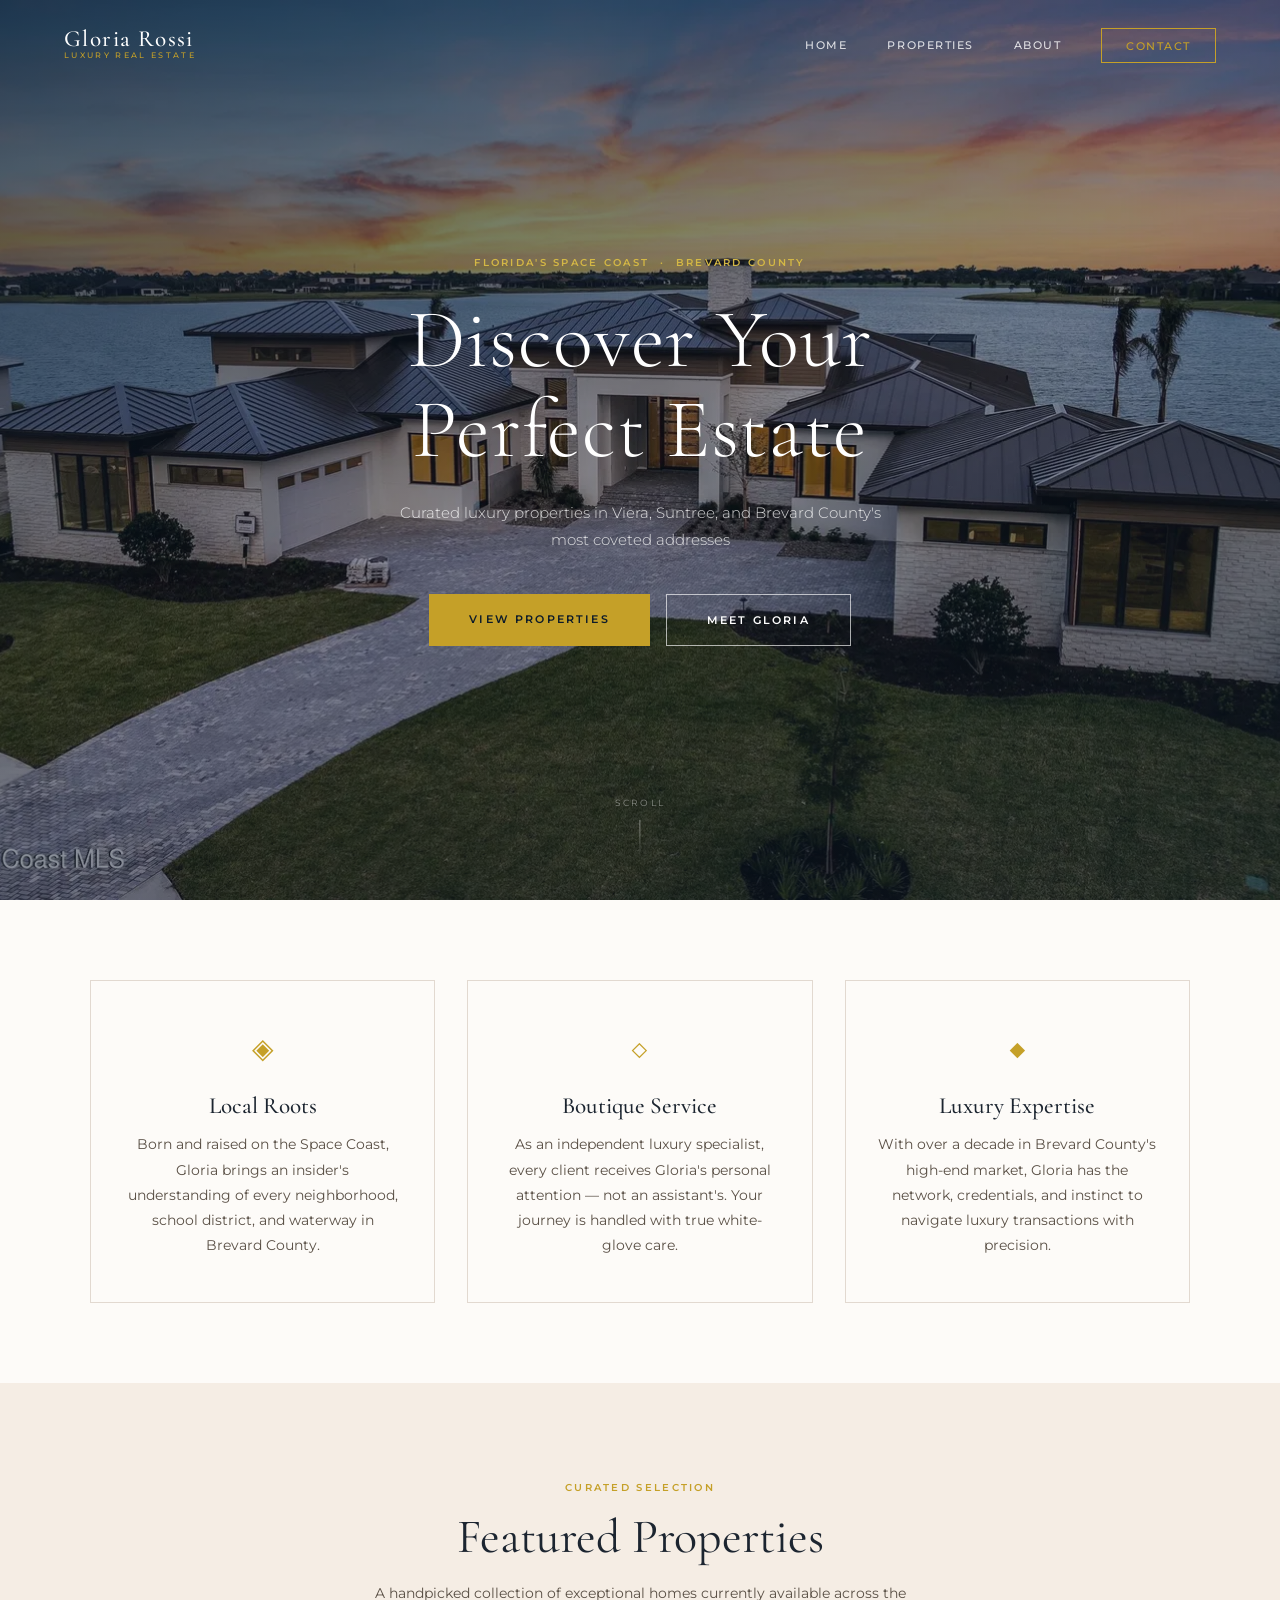
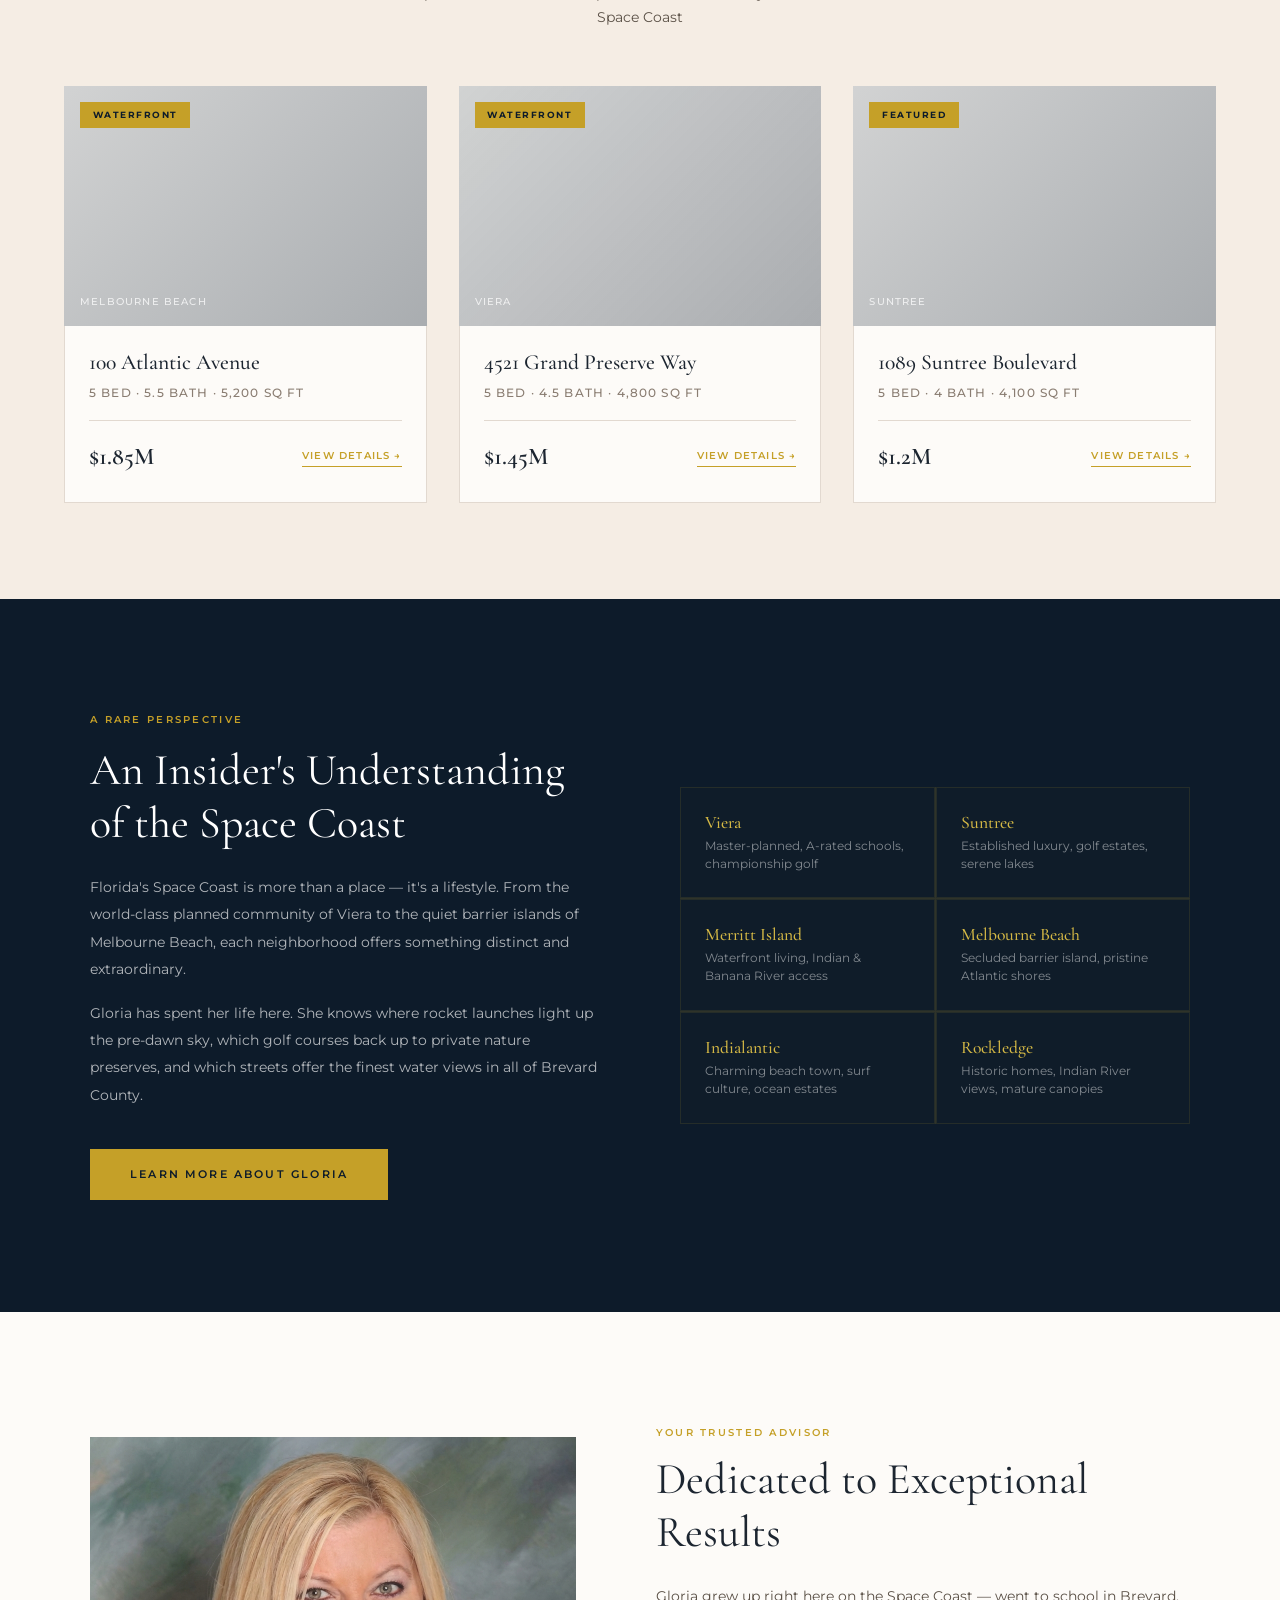
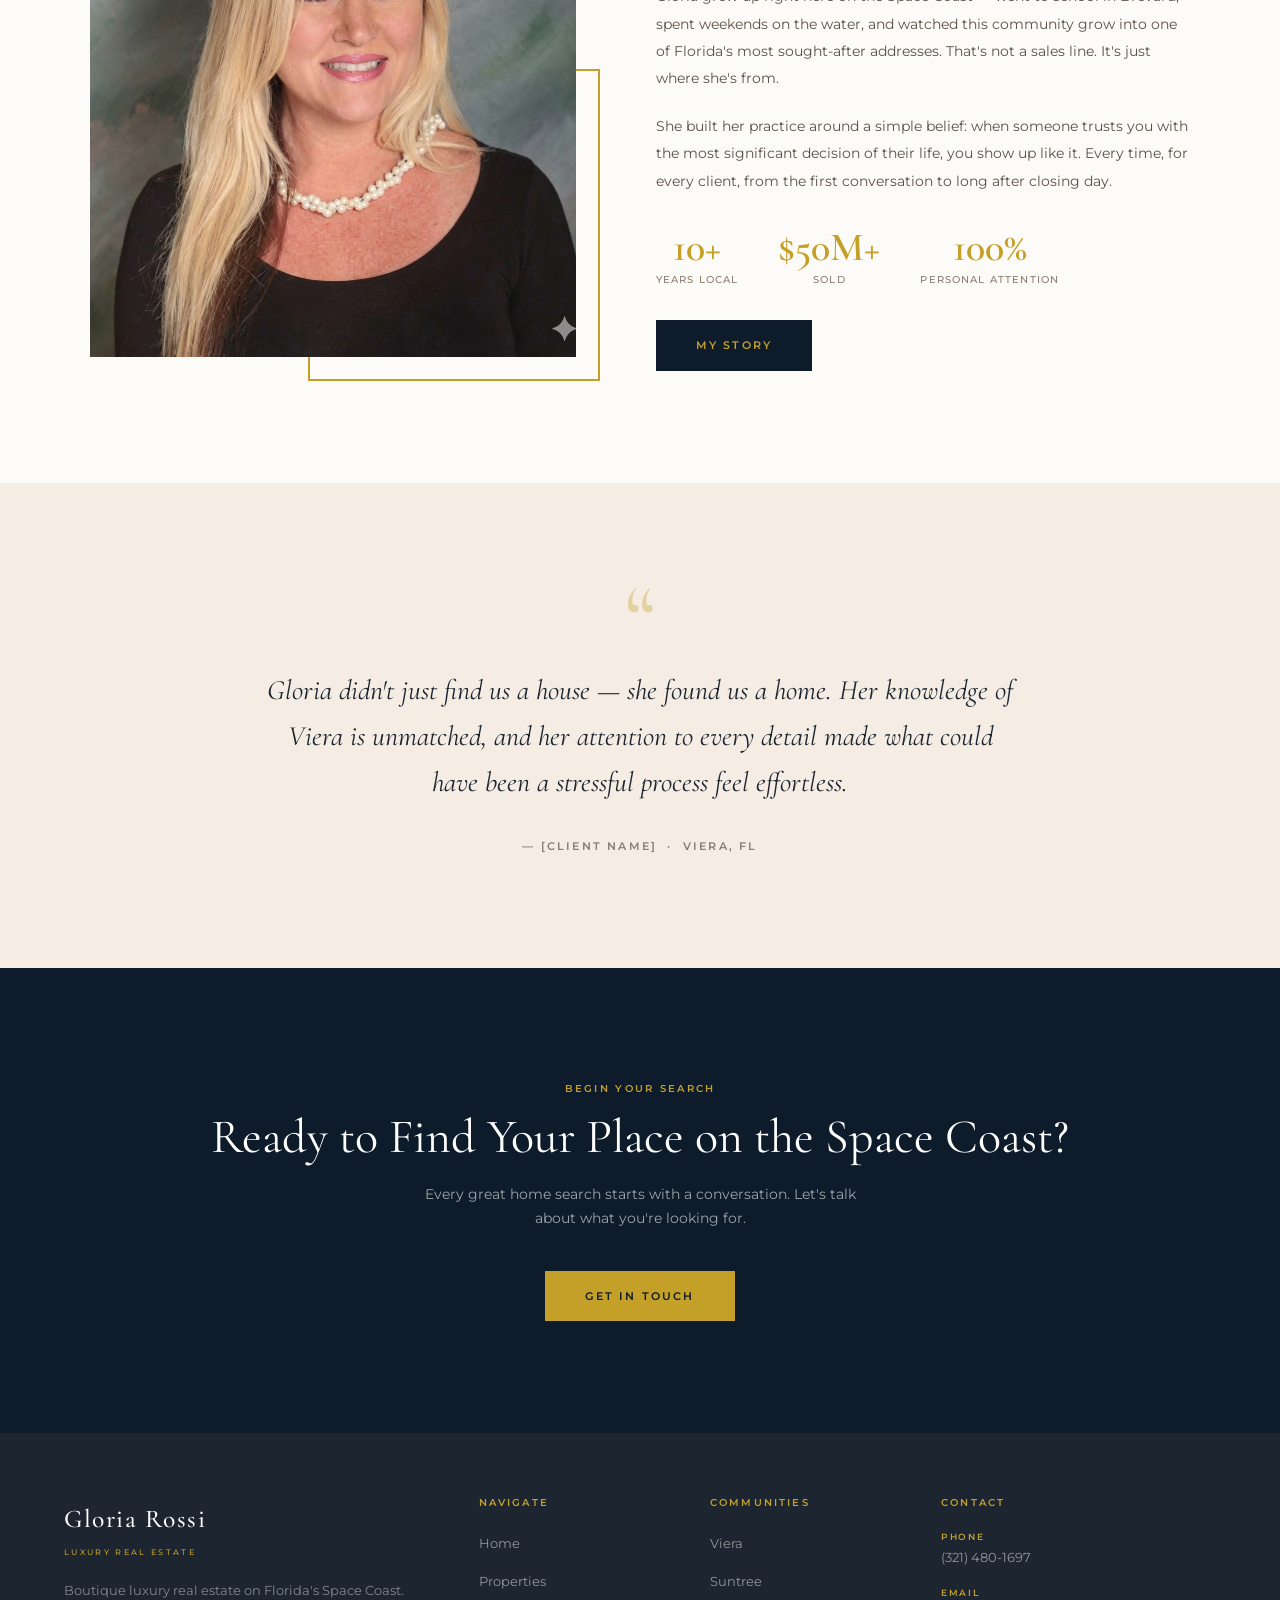
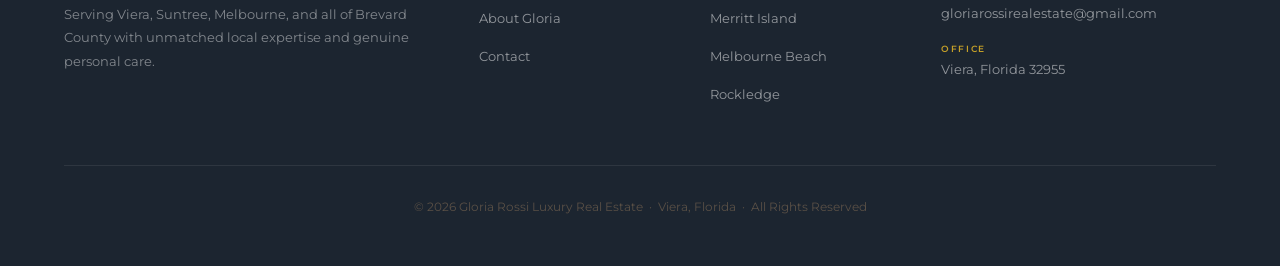
<file: index.html>
<!DOCTYPE html>
<html lang="en">
<head>
    <meta charset="UTF-8">
    <meta name="viewport" content="width=device-width, initial-scale=1.0">
    <title>Gloria Rossi | Luxury Real Estate · Florida's Space Coast</title>
    <link rel="icon" href="favicon.svg" type="image/svg+xml">
    <link rel="preconnect" href="https://fonts.googleapis.com">
    <link rel="preconnect" href="https://fonts.gstatic.com" crossorigin>
    <link href="https://fonts.googleapis.com/css2?family=Cormorant+Garamond:ital,wght@0,300;0,400;0,500;0,600;1,300;1,400;1,500&family=Montserrat:wght@300;400;500;600;700&display=swap" rel="stylesheet">
    <link rel="stylesheet" href="css/styles.css">
</head>
<body>

    <!-- Navigation -->
    <nav id="navbar">
        <div class="logo">
            <span class="logo-name">Gloria Rossi</span>
            <span class="logo-tagline">Luxury Real Estate</span>
        </div>
        <button class="nav-toggle" aria-label="Menu">
            <span></span><span></span><span></span>
        </button>
        <ul class="nav-links">
            <li><a href="index.html">Home</a></li>
            <li><a href="properties.html">Properties</a></li>
            <li><a href="about.html">About</a></li>
            <li><a href="contact.html" class="nav-cta">Contact</a></li>
        </ul>
        <div class="nav-overlay"></div>
    </nav>

    <!-- Hero -->
    <header class="hero">
        <div class="hero-content">
            <span class="eyebrow">Florida's Space Coast &nbsp;&middot;&nbsp; Brevard County</span>
            <h1>Discover Your Perfect Estate</h1>
            <p class="hero-subtitle">Curated luxury properties in Viera, Suntree, and Brevard County's most coveted addresses</p>
            <div class="hero-ctas">
                <a href="properties.html" class="btn btn-primary">View Properties</a>
                <a href="about.html" class="btn btn-outline">Meet Gloria</a>
            </div>
        </div>
        <div class="hero-scroll">Scroll</div>
    </header>

    <!-- Three Pillars -->
    <section class="pillars reveal">
        <div class="pillars-inner">
            <div class="pillar">
                <span class="pillar-icon">◈</span>
                <h3>Local Roots</h3>
                <p>Born and raised on the Space Coast, Gloria brings an insider's understanding of every neighborhood, school district, and waterway in Brevard County.</p>
            </div>
            <div class="pillar">
                <span class="pillar-icon">◇</span>
                <h3>Boutique Service</h3>
                <p>As an independent luxury specialist, every client receives Gloria's personal attention — not an assistant's. Your journey is handled with true white-glove care.</p>
            </div>
            <div class="pillar">
                <span class="pillar-icon">◆</span>
                <h3>Luxury Expertise</h3>
                <p>With over a decade in Brevard County's high-end market, Gloria has the network, credentials, and instinct to navigate luxury transactions with precision.</p>
            </div>
        </div>
    </section>

    <!-- Featured Properties -->
    <section class="featured reveal">
        <div class="section-header">
            <span class="eyebrow">Curated Selection</span>
            <h2>Featured Properties</h2>
            <p>A handpicked collection of exceptional homes currently available across the Space Coast</p>
        </div>
        <div class="property-grid" id="featured-grid">
            <!-- Populated dynamically from data/featured.json -->
        </div>
        <div id="featured-loading" class="featured-loading">Loading featured properties...</div>
    </section>

    <!-- Space Coast Knowledge Section -->
    <section class="space-coast reveal">
        <div class="space-coast-inner">
            <div class="space-coast-text">
                <span class="eyebrow">A Rare Perspective</span>
                <h2>An Insider's Understanding of the Space Coast</h2>
                <p>Florida's Space Coast is more than a place — it's a lifestyle. From the world-class planned community of Viera to the quiet barrier islands of Melbourne Beach, each neighborhood offers something distinct and extraordinary.</p>
                <p>Gloria has spent her life here. She knows where rocket launches light up the pre-dawn sky, which golf courses back up to private nature preserves, and which streets offer the finest water views in all of Brevard County.</p>
                <a href="about.html" class="btn btn-primary" style="margin-top: 1.5rem; display: inline-block;">Learn More About Gloria</a>
            </div>
            <div class="space-coast-communities">
                <div class="community-item">
                    <h4>Viera</h4>
                    <p>Master-planned, A-rated schools, championship golf</p>
                </div>
                <div class="community-item">
                    <h4>Suntree</h4>
                    <p>Established luxury, golf estates, serene lakes</p>
                </div>
                <div class="community-item">
                    <h4>Merritt Island</h4>
                    <p>Waterfront living, Indian &amp; Banana River access</p>
                </div>
                <div class="community-item">
                    <h4>Melbourne Beach</h4>
                    <p>Secluded barrier island, pristine Atlantic shores</p>
                </div>
                <div class="community-item">
                    <h4>Indialantic</h4>
                    <p>Charming beach town, surf culture, ocean estates</p>
                </div>
                <div class="community-item">
                    <h4>Rockledge</h4>
                    <p>Historic homes, Indian River views, mature canopies</p>
                </div>
            </div>
        </div>
    </section>

    <!-- About Preview -->
    <section class="about-preview reveal">
        <div class="about-preview-inner">
            <div class="about-preview-image">
                <img src="pictures/glo_headshot_enhanced.png" alt="Gloria Rossi, Luxury Real Estate Specialist" class="about-preview-photo">
                <div class="about-preview-accent"></div>
            </div>
            <div class="about-preview-text">
                <span class="eyebrow">Your Trusted Advisor</span>
                <h2>Dedicated to Exceptional Results</h2>
                <p>Gloria grew up right here on the Space Coast &mdash; went to school in Brevard, spent weekends on the water, and watched this community grow into one of Florida's most sought-after addresses. That's not a sales line. It's just where she's from.</p>
                <p>She built her practice around a simple belief: when someone trusts you with the most significant decision of their life, you show up like it. Every time, for every client, from the first conversation to long after closing day.</p>
                <div class="about-stats">
                    <div class="about-stat">
                        <span class="about-stat-number">10+</span>
                        <span class="about-stat-label">Years Local</span>
                    </div>
                    <div class="about-stat">
                        <span class="about-stat-number">$50M+</span>
                        <span class="about-stat-label">Sold</span>
                    </div>
                    <div class="about-stat">
                        <span class="about-stat-number">100%</span>
                        <span class="about-stat-label">Personal Attention</span>
                    </div>
                </div>
                <a href="about.html" class="btn btn-dark">My Story</a>
            </div>
        </div>
    </section>

    <!-- Testimonial -->
    <section class="testimonial-section reveal">
        <div class="testimonial-quote">
            <span class="testimonial-mark">&ldquo;</span>
            <p class="testimonial-text">Gloria didn't just find us a house &mdash; she found us a home. Her knowledge of Viera is unmatched, and her attention to every detail made what could have been a stressful process feel effortless.</p>
            <p class="testimonial-author">&mdash; [Client Name] &nbsp;&middot;&nbsp; Viera, FL</p>
        </div>
    </section>

    <!-- CTA -->
    <section class="cta">
        <span class="eyebrow">Begin Your Search</span>
        <h2>Ready to Find Your Place on the Space Coast?</h2>
        <p>Every great home search starts with a conversation. Let's talk about what you're looking for.</p>
        <a href="contact.html" class="btn btn-primary">Get in Touch</a>
    </section>

    <!-- Footer -->
    <footer>
        <div class="footer-inner">
            <div class="footer-brand">
                <span class="logo-name">Gloria Rossi</span>
                <span class="logo-tagline">Luxury Real Estate</span>
                <p>Boutique luxury real estate on Florida's Space Coast. Serving Viera, Suntree, Melbourne, and all of Brevard County with unmatched local expertise and genuine personal care.</p>
            </div>
            <div class="footer-col">
                <h4>Navigate</h4>
                <ul>
                    <li><a href="index.html">Home</a></li>
                    <li><a href="properties.html">Properties</a></li>
                    <li><a href="about.html">About Gloria</a></li>
                    <li><a href="contact.html">Contact</a></li>
                </ul>
            </div>
            <div class="footer-col">
                <h4>Communities</h4>
                <ul>
                    <li><a href="#">Viera</a></li>
                    <li><a href="#">Suntree</a></li>
                    <li><a href="#">Merritt Island</a></li>
                    <li><a href="#">Melbourne Beach</a></li>
                    <li><a href="#">Rockledge</a></li>
                </ul>
            </div>
            <div class="footer-col">
                <h4>Contact</h4>
                <div class="footer-contact-item">
                    <span class="contact-label">Phone</span>
                    <p>(321) 480-1697</p>
                </div>
                <div class="footer-contact-item">
                    <span class="contact-label">Email</span>
                    <p>gloriarossirealestate@gmail.com</p>
                </div>
                <div class="footer-contact-item">
                    <span class="contact-label">Office</span>
                    <p>Viera, Florida 32955</p>
                </div>
            </div>
        </div>
        <div class="footer-bottom">
            <p>&copy; 2026 Gloria Rossi Luxury Real Estate &nbsp;&middot;&nbsp; Viera, Florida &nbsp;&middot;&nbsp; All Rights Reserved</p>
        </div>
    </footer>

    <script>
        // Navbar scroll
        var navbar = document.getElementById('navbar');
        window.addEventListener('scroll', function () {
            if (window.scrollY > 60) { navbar.classList.add('scrolled'); }
            else { navbar.classList.remove('scrolled'); }
        });
        if (window.scrollY > 60) { navbar.classList.add('scrolled'); }

        // Mobile menu
        (function() {
            var toggle = document.querySelector('.nav-toggle');
            var links = document.querySelector('.nav-links');
            var overlay = document.querySelector('.nav-overlay');
            function closeMenu() {
                toggle.classList.remove('active');
                links.classList.remove('open');
                overlay.classList.remove('visible');
            }
            toggle.addEventListener('click', function() {
                var isOpen = links.classList.contains('open');
                if (isOpen) { closeMenu(); } else {
                    toggle.classList.add('active');
                    links.classList.add('open');
                    overlay.classList.add('visible');
                }
            });
            overlay.addEventListener('click', closeMenu);
            links.querySelectorAll('a').forEach(function(a) { a.addEventListener('click', closeMenu); });
        })();

        // Scroll reveal
        (function() {
            var reveals = document.querySelectorAll('.reveal');
            var observer = new IntersectionObserver(function(entries) {
                entries.forEach(function(entry) {
                    if (entry.isIntersecting) {
                        entry.target.classList.add('revealed');
                        observer.unobserve(entry.target);
                    }
                });
            }, { threshold: 0.12 });
            reveals.forEach(function(el) { observer.observe(el); });
        })();

        // Load featured properties
        function formatPrice(price) {
            if (price >= 1000000) {
                var m = price / 1000000;
                return '$' + (m % 1 === 0 ? m.toFixed(0) : m.toFixed(2).replace(/0$/, '')) + 'M';
            }
            return '$' + price.toLocaleString();
        }

        function formatBaths(baths, halfBaths) {
            if (halfBaths > 0) return baths + '.5';
            return String(baths);
        }

        fetch('data/featured.json')
            .then(function(res) { return res.json(); })
            .then(function(data) {
                var grid = document.getElementById('featured-grid');
                var loading = document.getElementById('featured-loading');
                loading.style.display = 'none';

                var listings = (data.listings || []).slice(0, 3);
                listings.forEach(function(listing) {
                    var hasPhoto = listing.photos && listing.photos.length > 0 && listing.photos[0].url;
                    var imageStyle = hasPhoto
                        ? ' style="background: linear-gradient(135deg, rgba(13,27,42,0.18) 0%, rgba(13,27,42,0.35) 100%), url(\'' + listing.photos[0].url + '\') center / cover no-repeat;"'
                        : '';
                    var badge = 'Featured';
                    if (listing.details.waterfront) badge = 'Waterfront';

                    var card = document.createElement('a');
                    card.href = 'property.html?id=' + encodeURIComponent(listing.id);
                    card.className = 'property-card property-card-link';
                    card.innerHTML =
                        '<div class="property-image"' + imageStyle + '>' +
                            '<span class="property-badge">' + badge + '</span>' +
                            '<span class="property-location">' + listing.address.city + '</span>' +
                        '</div>' +
                        '<div class="property-body">' +
                            '<h3>' + listing.address.full + '</h3>' +
                            '<p class="property-details">' +
                                listing.details.beds + ' Bed &middot; ' +
                                formatBaths(listing.details.baths, listing.details.halfBaths) + ' Bath &middot; ' +
                                listing.details.sqft.toLocaleString() + ' sq ft' +
                            '</p>' +
                            '<div class="property-price">' +
                                formatPrice(listing.price) +
                                '<span class="property-view-link">View Details &rarr;</span>' +
                            '</div>' +
                        '</div>';
                    grid.appendChild(card);
                });
            })
            .catch(function() {
                document.getElementById('featured-loading').textContent = '';
            });
    </script>

</body>
</html>
</file>
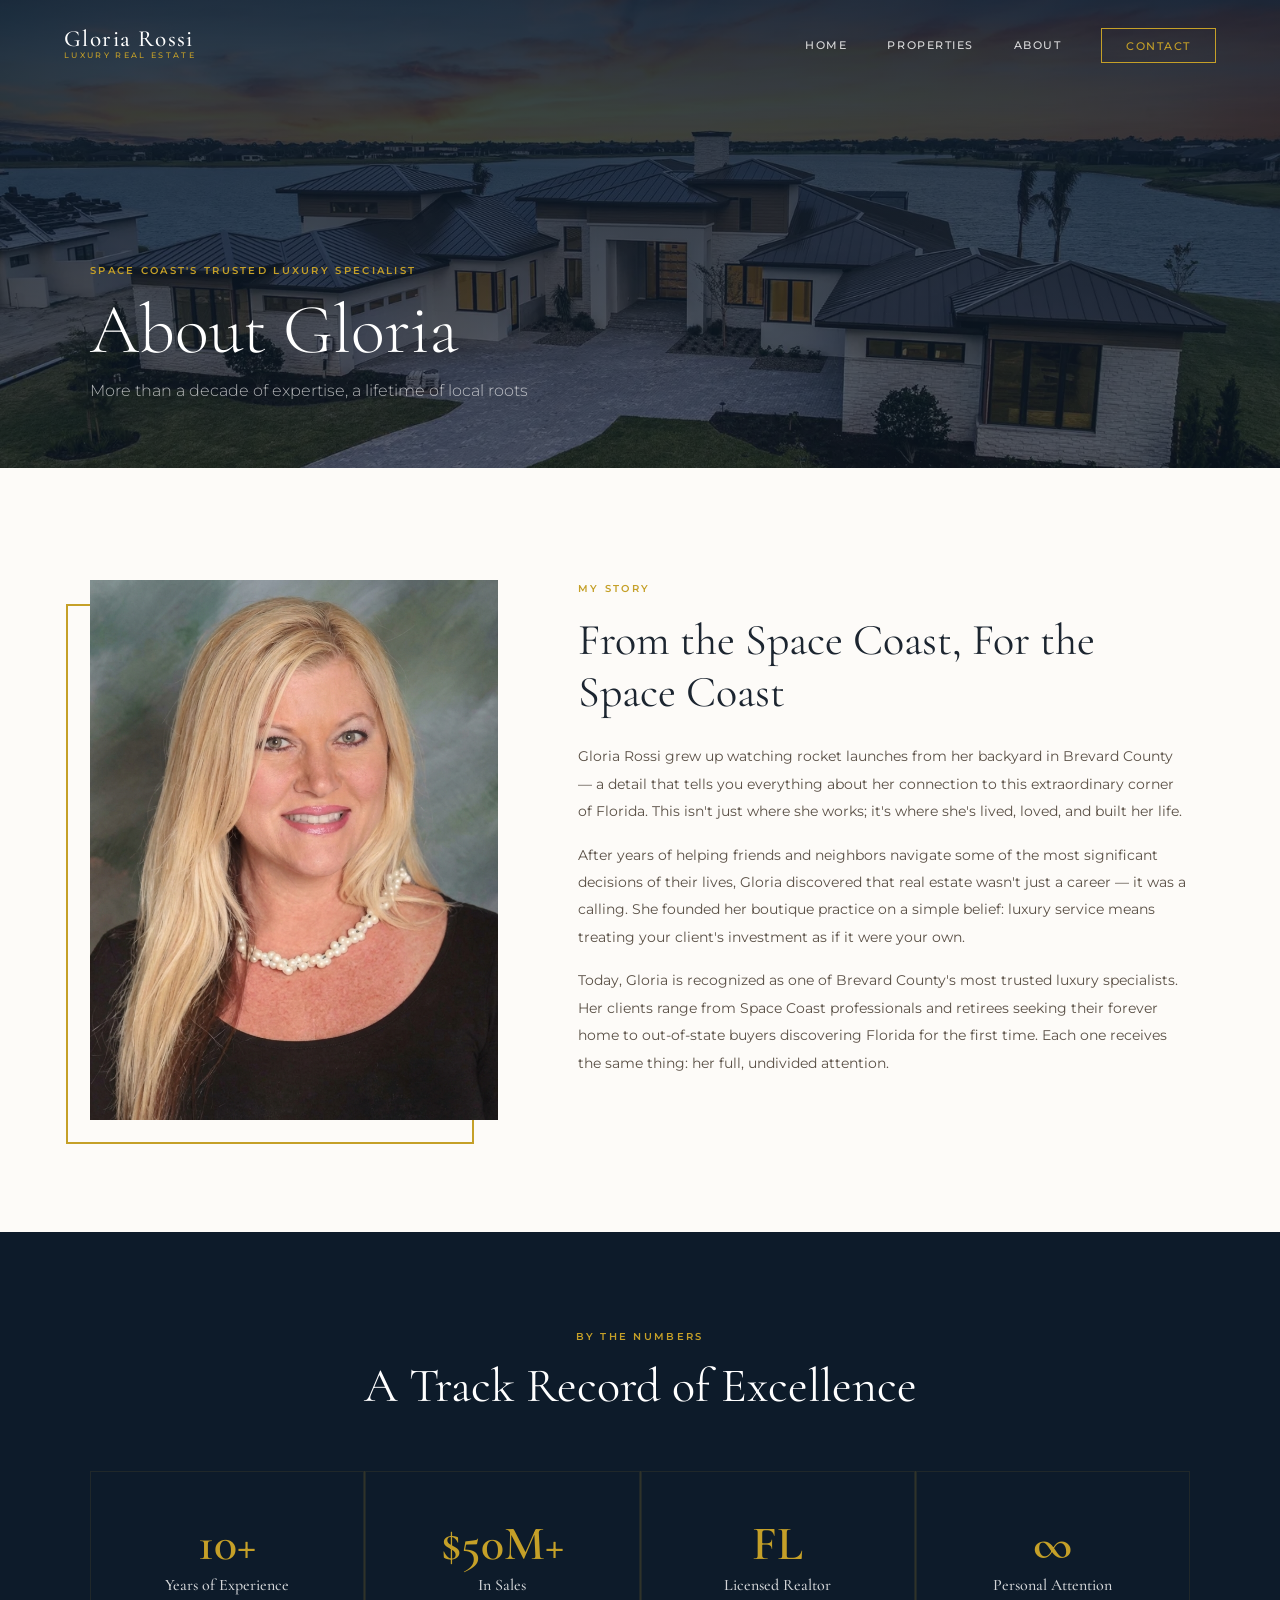
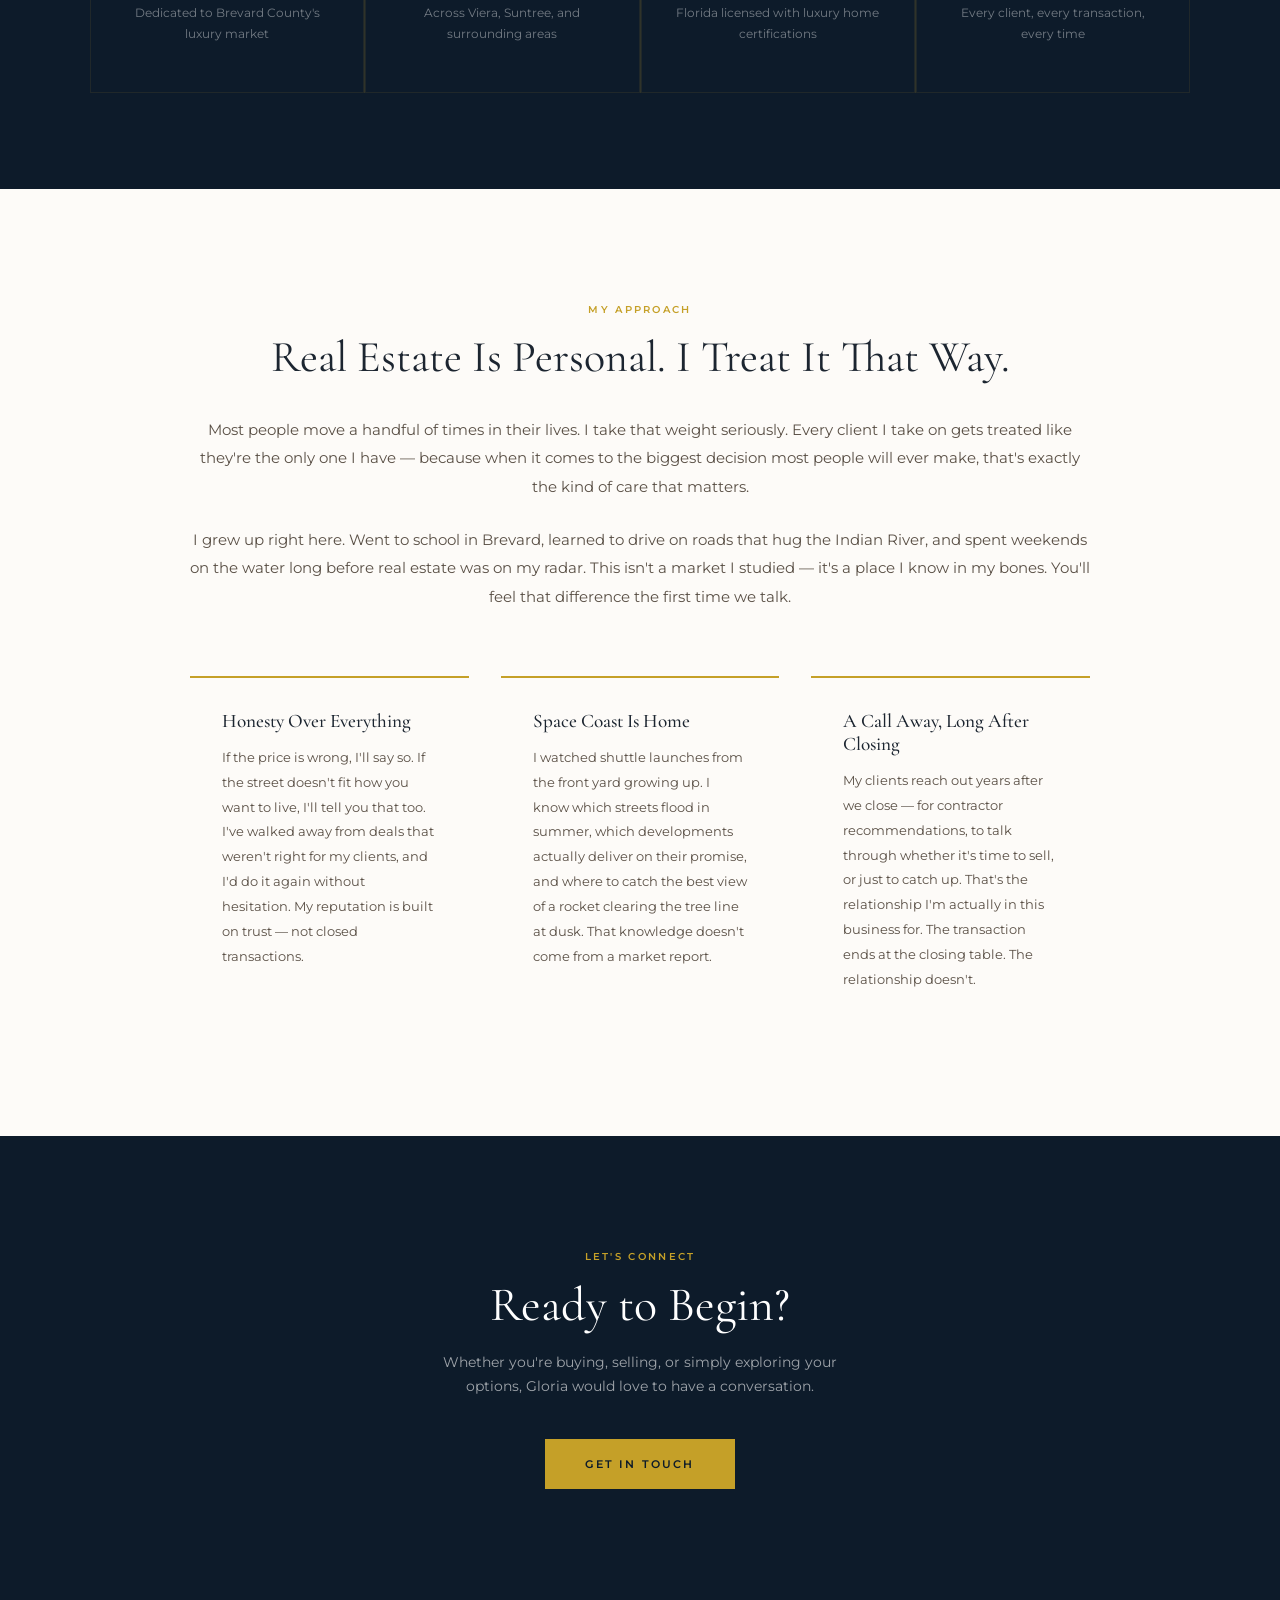
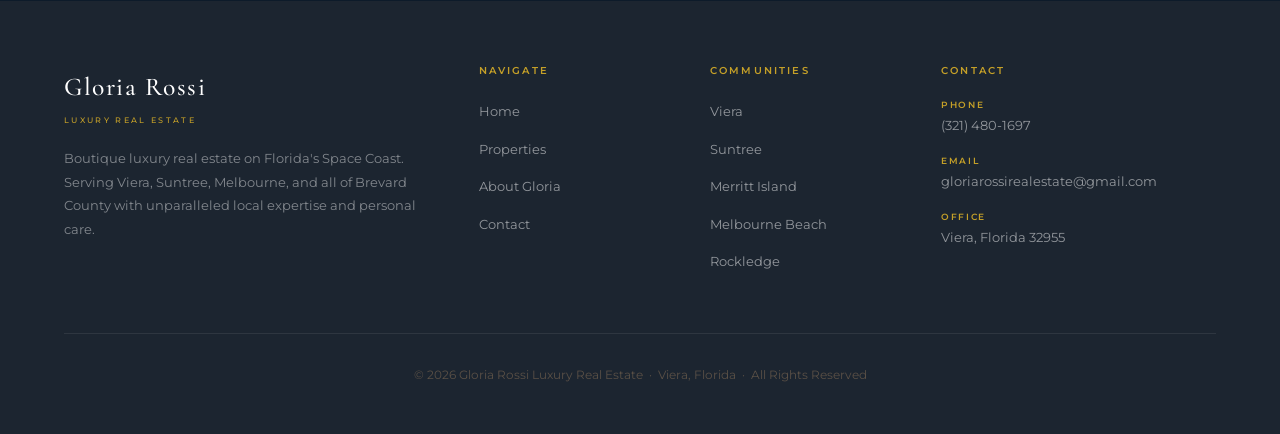
<file: about.html>
<!DOCTYPE html>
<html lang="en">
<head>
    <meta charset="UTF-8">
    <meta name="viewport" content="width=device-width, initial-scale=1.0">
    <title>About Gloria Rossi | Luxury Real Estate · Florida's Space Coast</title>
    <link rel="icon" href="favicon.svg" type="image/svg+xml">
    <link rel="preconnect" href="https://fonts.googleapis.com">
    <link rel="preconnect" href="https://fonts.gstatic.com" crossorigin>
    <link href="https://fonts.googleapis.com/css2?family=Cormorant+Garamond:ital,wght@0,300;0,400;0,500;0,600;1,300;1,400;1,500&family=Montserrat:wght@300;400;500;600;700&display=swap" rel="stylesheet">
    <link rel="stylesheet" href="css/styles.css">
</head>
<body>

    <!-- Navigation -->
    <nav id="navbar" class="scrolled">
        <div class="logo">
            <span class="logo-name">Gloria Rossi</span>
            <span class="logo-tagline">Luxury Real Estate</span>
        </div>
        <button class="nav-toggle" aria-label="Menu">
            <span></span><span></span><span></span>
        </button>
        <ul class="nav-links">
            <li><a href="index.html">Home</a></li>
            <li><a href="properties.html">Properties</a></li>
            <li><a href="about.html">About</a></li>
            <li><a href="contact.html" class="nav-cta">Contact</a></li>
        </ul>
        <div class="nav-overlay"></div>
    </nav>

    <!-- Page Hero -->
    <header class="page-hero">
        <div class="page-hero-content">
            <span class="eyebrow">Space Coast's Trusted Luxury Specialist</span>
            <h1>About Gloria</h1>
            <p>More than a decade of expertise, a lifetime of local roots</p>
        </div>
    </header>

    <!-- Bio Section -->
    <section class="about-bio reveal">
        <div class="about-bio-inner">
            <div class="about-bio-image-wrap">
                <img src="pictures/glo_headshot_enhanced.png" alt="Gloria Rossi, Luxury Real Estate Specialist" class="about-bio-photo">
                <div class="about-bio-accent"></div>
            </div>
            <div class="about-bio-text">
                <span class="eyebrow">My Story</span>
                <h2>From the Space Coast, For the Space Coast</h2>
                <p>Gloria Rossi grew up watching rocket launches from her backyard in Brevard County &mdash; a detail that tells you everything about her connection to this extraordinary corner of Florida. This isn't just where she works; it's where she's lived, loved, and built her life.</p>
                <p>After years of helping friends and neighbors navigate some of the most significant decisions of their lives, Gloria discovered that real estate wasn't just a career &mdash; it was a calling. She founded her boutique practice on a simple belief: luxury service means treating your client's investment as if it were your own.</p>
                <p>Today, Gloria is recognized as one of Brevard County's most trusted luxury specialists. Her clients range from Space Coast professionals and retirees seeking their forever home to out-of-state buyers discovering Florida for the first time. Each one receives the same thing: her full, undivided attention.</p>
            </div>
        </div>
    </section>

    <!-- Credentials / Stats -->
    <section class="credentials reveal">
        <div class="credentials-inner">
            <div class="section-header">
                <span class="eyebrow">By the Numbers</span>
                <h2>A Track Record of Excellence</h2>
            </div>
            <div class="credentials-grid">
                <div class="credential-item">
                    <span class="credential-number">10+</span>
                    <h3>Years of Experience</h3>
                    <p>Dedicated to Brevard County's luxury market</p>
                </div>
                <div class="credential-item">
                    <span class="credential-number">$50M+</span>
                    <h3>In Sales</h3>
                    <p>Across Viera, Suntree, and surrounding areas</p>
                </div>
                <div class="credential-item">
                    <span class="credential-number">FL</span>
                    <h3>Licensed Realtor</h3>
                    <p>Florida licensed with luxury home certifications</p>
                </div>
                <div class="credential-item">
                    <span class="credential-number">&#8734;</span>
                    <h3>Personal Attention</h3>
                    <p>Every client, every transaction, every time</p>
                </div>
            </div>
        </div>
    </section>

    <!-- Philosophy -->
    <section class="philosophy reveal">
        <div class="philosophy-inner">
            <span class="eyebrow">My Approach</span>
            <h2>Real Estate Is Personal. I Treat It That Way.</h2>
            <p>Most people move a handful of times in their lives. I take that weight seriously. Every client I take on gets treated like they're the only one I have &mdash; because when it comes to the biggest decision most people will ever make, that's exactly the kind of care that matters.</p>
            <p>I grew up right here. Went to school in Brevard, learned to drive on roads that hug the Indian River, and spent weekends on the water long before real estate was on my radar. This isn't a market I studied &mdash; it's a place I know in my bones. You'll feel that difference the first time we talk.</p>
            <div class="philosophy-pillars">
                <div class="philosophy-pillar">
                    <h4>Honesty Over Everything</h4>
                    <p>If the price is wrong, I'll say so. If the street doesn't fit how you want to live, I'll tell you that too. I've walked away from deals that weren't right for my clients, and I'd do it again without hesitation. My reputation is built on trust &mdash; not closed transactions.</p>
                </div>
                <div class="philosophy-pillar">
                    <h4>Space Coast Is Home</h4>
                    <p>I watched shuttle launches from the front yard growing up. I know which streets flood in summer, which developments actually deliver on their promise, and where to catch the best view of a rocket clearing the tree line at dusk. That knowledge doesn't come from a market report.</p>
                </div>
                <div class="philosophy-pillar">
                    <h4>A Call Away, Long After Closing</h4>
                    <p>My clients reach out years after we close &mdash; for contractor recommendations, to talk through whether it's time to sell, or just to catch up. That's the relationship I'm actually in this business for. The transaction ends at the closing table. The relationship doesn't.</p>
                </div>
            </div>
        </div>
    </section>

    <!-- CTA -->
    <section class="cta">
        <span class="eyebrow">Let's Connect</span>
        <h2>Ready to Begin?</h2>
        <p>Whether you're buying, selling, or simply exploring your options, Gloria would love to have a conversation.</p>
        <a href="contact.html" class="btn btn-primary">Get in Touch</a>
    </section>

    <!-- Footer -->
    <footer>
        <div class="footer-inner">
            <div class="footer-brand">
                <span class="logo-name">Gloria Rossi</span>
                <span class="logo-tagline">Luxury Real Estate</span>
                <p>Boutique luxury real estate on Florida's Space Coast. Serving Viera, Suntree, Melbourne, and all of Brevard County with unparalleled local expertise and personal care.</p>
            </div>
            <div class="footer-col">
                <h4>Navigate</h4>
                <ul>
                    <li><a href="index.html">Home</a></li>
                    <li><a href="properties.html">Properties</a></li>
                    <li><a href="about.html">About Gloria</a></li>
                    <li><a href="contact.html">Contact</a></li>
                </ul>
            </div>
            <div class="footer-col">
                <h4>Communities</h4>
                <ul>
                    <li><a href="#">Viera</a></li>
                    <li><a href="#">Suntree</a></li>
                    <li><a href="#">Merritt Island</a></li>
                    <li><a href="#">Melbourne Beach</a></li>
                    <li><a href="#">Rockledge</a></li>
                </ul>
            </div>
            <div class="footer-col">
                <h4>Contact</h4>
                <div class="footer-contact-item">
                    <span class="contact-label">Phone</span>
                    <p>(321) 480-1697</p>
                </div>
                <div class="footer-contact-item">
                    <span class="contact-label">Email</span>
                    <p>gloriarossirealestate@gmail.com</p>
                </div>
                <div class="footer-contact-item">
                    <span class="contact-label">Office</span>
                    <p>Viera, Florida 32955</p>
                </div>
            </div>
        </div>
        <div class="footer-bottom">
            <p>&copy; 2026 Gloria Rossi Luxury Real Estate &nbsp;&middot;&nbsp; Viera, Florida &nbsp;&middot;&nbsp; All Rights Reserved</p>
        </div>
    </footer>

    <script>
        const navbar = document.getElementById('navbar');
        window.addEventListener('scroll', function () {
            if (window.scrollY > 60) {
                navbar.classList.add('scrolled');
            } else {
                navbar.classList.remove('scrolled');
            }
        });

        // Mobile menu
        (function() {
            var toggle = document.querySelector('.nav-toggle');
            var links = document.querySelector('.nav-links');
            var overlay = document.querySelector('.nav-overlay');
            function closeMenu() {
                toggle.classList.remove('active');
                links.classList.remove('open');
                overlay.classList.remove('visible');
            }
            toggle.addEventListener('click', function() {
                var isOpen = links.classList.contains('open');
                if (isOpen) { closeMenu(); } else {
                    toggle.classList.add('active');
                    links.classList.add('open');
                    overlay.classList.add('visible');
                }
            });
            overlay.addEventListener('click', closeMenu);
            links.querySelectorAll('a').forEach(function(a) { a.addEventListener('click', closeMenu); });
        })();

        // Scroll reveal
        (function() {
            var reveals = document.querySelectorAll('.reveal');
            var observer = new IntersectionObserver(function(entries) {
                entries.forEach(function(entry) {
                    if (entry.isIntersecting) {
                        entry.target.classList.add('revealed');
                        observer.unobserve(entry.target);
                    }
                });
            }, { threshold: 0.12 });
            reveals.forEach(function(el) { observer.observe(el); });
        })();
    </script>

</body>
</html>
</file>
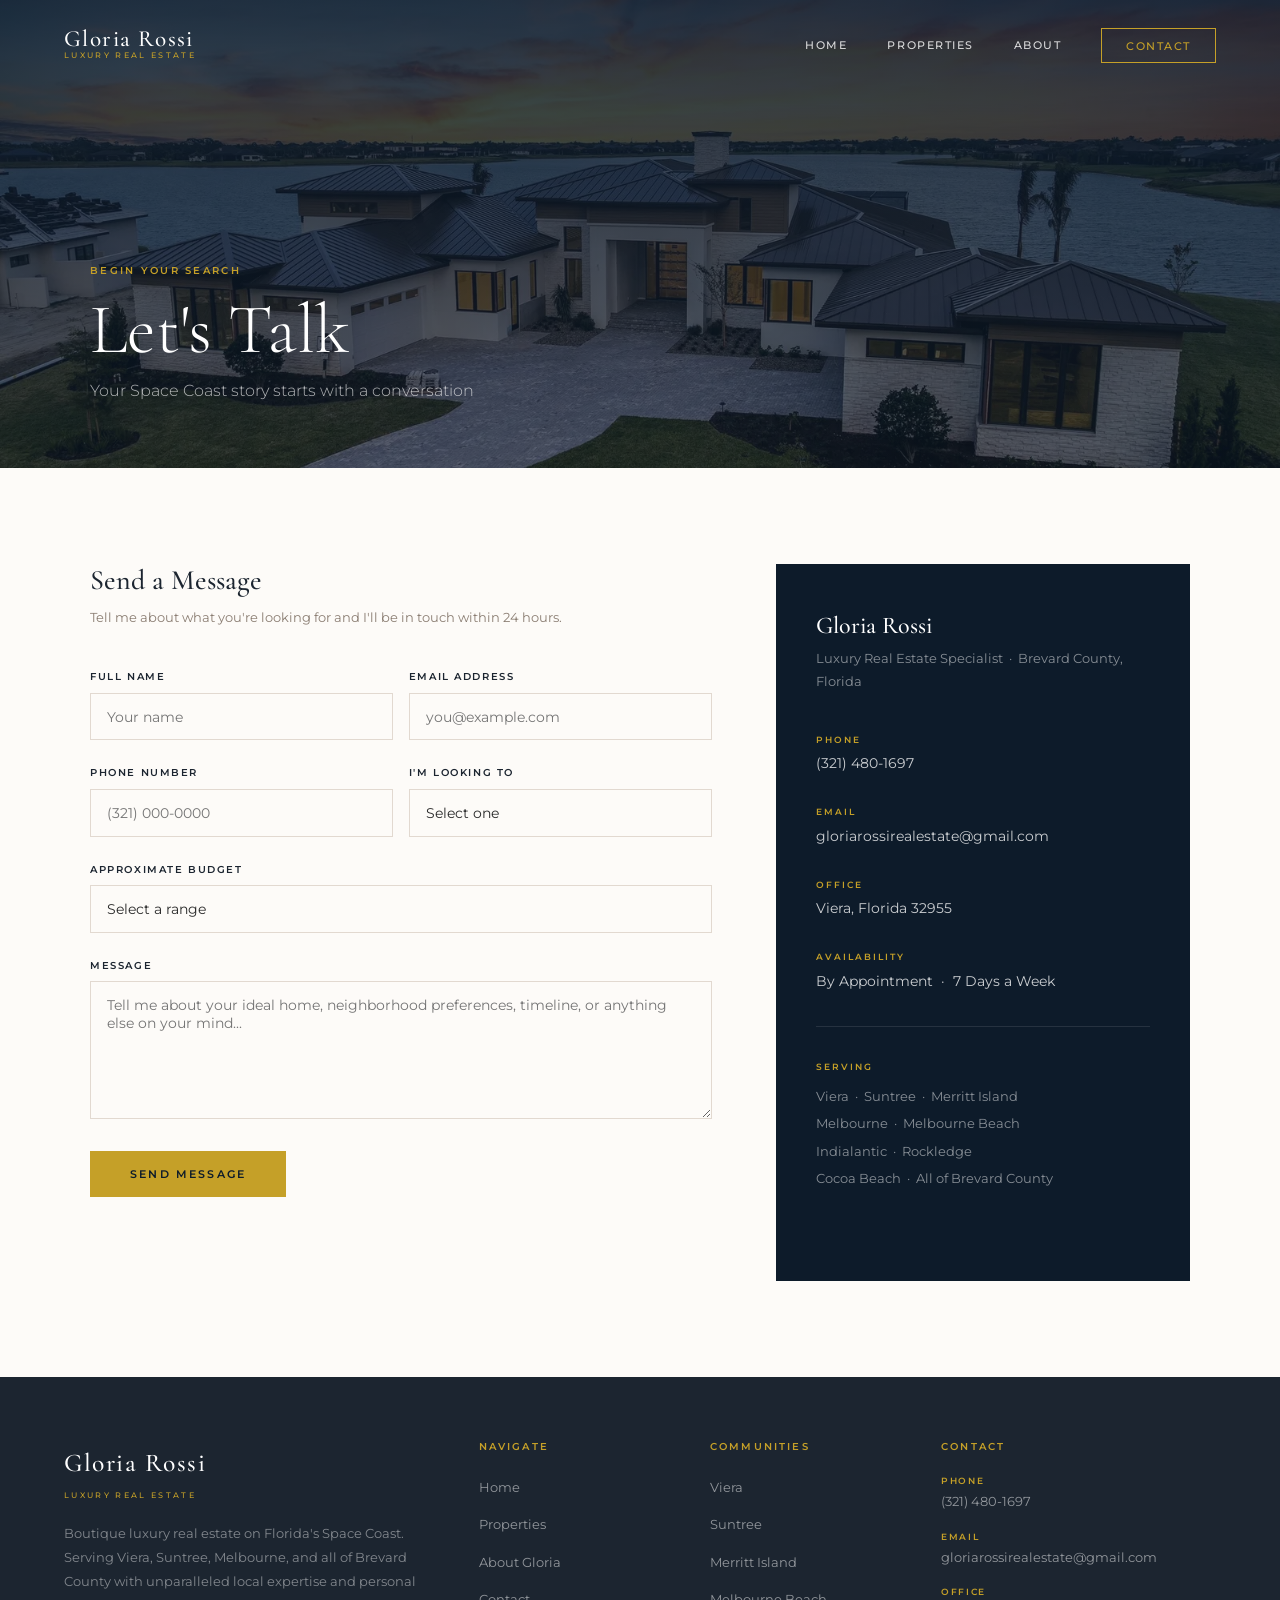
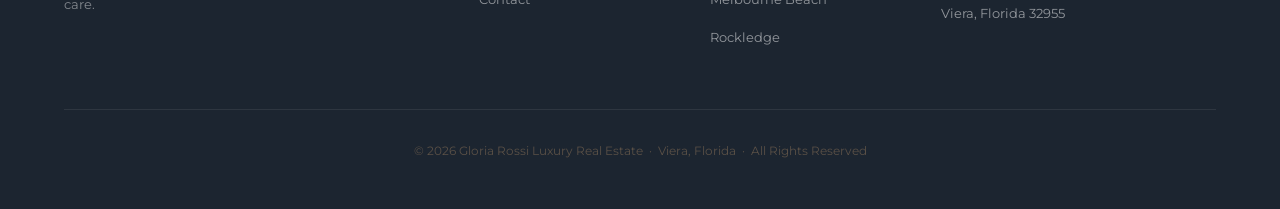
<file: contact.html>
<!DOCTYPE html>
<html lang="en">
<head>
    <meta charset="UTF-8">
    <meta name="viewport" content="width=device-width, initial-scale=1.0">
    <title>Contact Gloria Rossi | Luxury Real Estate · Florida's Space Coast</title>
    <link rel="icon" href="favicon.svg" type="image/svg+xml">
    <link rel="preconnect" href="https://fonts.googleapis.com">
    <link rel="preconnect" href="https://fonts.gstatic.com" crossorigin>
    <link href="https://fonts.googleapis.com/css2?family=Cormorant+Garamond:ital,wght@0,300;0,400;0,500;0,600;1,300;1,400;1,500&family=Montserrat:wght@300;400;500;600;700&display=swap" rel="stylesheet">
    <link rel="stylesheet" href="css/styles.css">
</head>
<body>

    <!-- Navigation -->
    <nav id="navbar" class="scrolled">
        <div class="logo">
            <span class="logo-name">Gloria Rossi</span>
            <span class="logo-tagline">Luxury Real Estate</span>
        </div>
        <button class="nav-toggle" aria-label="Menu">
            <span></span><span></span><span></span>
        </button>
        <ul class="nav-links">
            <li><a href="index.html">Home</a></li>
            <li><a href="properties.html">Properties</a></li>
            <li><a href="about.html">About</a></li>
            <li><a href="contact.html" class="nav-cta">Contact</a></li>
        </ul>
        <div class="nav-overlay"></div>
    </nav>

    <!-- Page Hero -->
    <header class="page-hero">
        <div class="page-hero-content">
            <span class="eyebrow">Begin Your Search</span>
            <h1>Let's Talk</h1>
            <p>Your Space Coast story starts with a conversation</p>
        </div>
    </header>

    <!-- Contact Section -->
    <section class="contact-section">
        <div class="contact-section-inner">

            <!-- Contact Form -->
            <form action="https://formspree.io/f/mzdgvval" method="POST">
                <h2 class="contact-form-title">Send a Message</h2>
                <p class="contact-form-sub">Tell me about what you're looking for and I'll be in touch within 24 hours.</p>

                <div class="form-row">
                    <div class="form-group">
                        <label for="name">Full Name</label>
                        <input type="text" id="name" name="name" placeholder="Your name" required>
                    </div>
                    <div class="form-group">
                        <label for="email">Email Address</label>
                        <input type="email" id="email" name="email" placeholder="you@example.com" required>
                    </div>
                </div>

                <div class="form-row">
                    <div class="form-group">
                        <label for="phone">Phone Number</label>
                        <input type="tel" id="phone" name="phone" placeholder="(321) 000-0000">
                    </div>
                    <div class="form-group">
                        <label for="interest">I'm Looking To</label>
                        <select id="interest" name="interest">
                            <option value="" disabled selected>Select one</option>
                            <option value="buying">Buy a Property</option>
                            <option value="selling">Sell a Property</option>
                            <option value="both">Buy &amp; Sell</option>
                            <option value="general">Ask a Question</option>
                        </select>
                    </div>
                </div>

                <div class="form-group">
                    <label for="budget">Approximate Budget</label>
                    <select id="budget" name="budget">
                        <option value="" disabled selected>Select a range</option>
                        <option value="500-750k">$500K &ndash; $750K</option>
                        <option value="750k-1m">$750K &ndash; $1M</option>
                        <option value="1m-2m">$1M &ndash; $2M</option>
                        <option value="2m+">$2M+</option>
                        <option value="flexible">Flexible / Unsure</option>
                    </select>
                </div>

                <div class="form-group">
                    <label for="message">Message</label>
                    <textarea id="message" name="message" rows="6" placeholder="Tell me about your ideal home, neighborhood preferences, timeline, or anything else on your mind..." required></textarea>
                </div>

                <button type="submit" class="btn btn-primary">Send Message</button>
            </form>

            <!-- Contact Info Sidebar -->
            <div class="contact-info-card">
                <h3>Gloria Rossi</h3>
                <p>Luxury Real Estate Specialist &nbsp;&middot;&nbsp; Brevard County, Florida</p>

                <div class="info-item">
                    <span class="info-label">Phone</span>
                    <p class="info-value">(321) 480-1697</p>
                </div>
                <div class="info-item">
                    <span class="info-label">Email</span>
                    <p class="info-value">gloriarossirealestate@gmail.com</p>
                </div>
                <div class="info-item">
                    <span class="info-label">Office</span>
                    <p class="info-value">Viera, Florida 32955</p>
                </div>
                <div class="info-item">
                    <span class="info-label">Availability</span>
                    <p class="info-value">By Appointment &nbsp;&middot;&nbsp; 7 Days a Week</p>
                </div>

                <hr class="contact-divider">

                <span class="info-label">Serving</span>
                <p class="serving-list">
                    Viera &nbsp;&middot;&nbsp; Suntree &nbsp;&middot;&nbsp; Merritt Island<br>
                    Melbourne &nbsp;&middot;&nbsp; Melbourne Beach<br>
                    Indialantic &nbsp;&middot;&nbsp; Rockledge<br>
                    Cocoa Beach &nbsp;&middot;&nbsp; All of Brevard County
                </p>
            </div>

        </div>
    </section>

    <!-- Footer -->
    <footer>
        <div class="footer-inner">
            <div class="footer-brand">
                <span class="logo-name">Gloria Rossi</span>
                <span class="logo-tagline">Luxury Real Estate</span>
                <p>Boutique luxury real estate on Florida's Space Coast. Serving Viera, Suntree, Melbourne, and all of Brevard County with unparalleled local expertise and personal care.</p>
            </div>
            <div class="footer-col">
                <h4>Navigate</h4>
                <ul>
                    <li><a href="index.html">Home</a></li>
                    <li><a href="properties.html">Properties</a></li>
                    <li><a href="about.html">About Gloria</a></li>
                    <li><a href="contact.html">Contact</a></li>
                </ul>
            </div>
            <div class="footer-col">
                <h4>Communities</h4>
                <ul>
                    <li><a href="#">Viera</a></li>
                    <li><a href="#">Suntree</a></li>
                    <li><a href="#">Merritt Island</a></li>
                    <li><a href="#">Melbourne Beach</a></li>
                    <li><a href="#">Rockledge</a></li>
                </ul>
            </div>
            <div class="footer-col">
                <h4>Contact</h4>
                <div class="footer-contact-item">
                    <span class="contact-label">Phone</span>
                    <p>(321) 480-1697</p>
                </div>
                <div class="footer-contact-item">
                    <span class="contact-label">Email</span>
                    <p>gloriarossirealestate@gmail.com</p>
                </div>
                <div class="footer-contact-item">
                    <span class="contact-label">Office</span>
                    <p>Viera, Florida 32955</p>
                </div>
            </div>
        </div>
        <div class="footer-bottom">
            <p>&copy; 2026 Gloria Rossi Luxury Real Estate &nbsp;&middot;&nbsp; Viera, Florida &nbsp;&middot;&nbsp; All Rights Reserved</p>
        </div>
    </footer>

    <script>
        const navbar = document.getElementById('navbar');
        window.addEventListener('scroll', function () {
            if (window.scrollY > 60) {
                navbar.classList.add('scrolled');
            } else {
                navbar.classList.remove('scrolled');
            }
        });

        // Mobile menu
        (function() {
            var toggle = document.querySelector('.nav-toggle');
            var links = document.querySelector('.nav-links');
            var overlay = document.querySelector('.nav-overlay');
            function closeMenu() {
                toggle.classList.remove('active');
                links.classList.remove('open');
                overlay.classList.remove('visible');
            }
            toggle.addEventListener('click', function() {
                var isOpen = links.classList.contains('open');
                if (isOpen) { closeMenu(); } else {
                    toggle.classList.add('active');
                    links.classList.add('open');
                    overlay.classList.add('visible');
                }
            });
            overlay.addEventListener('click', closeMenu);
            links.querySelectorAll('a').forEach(function(a) { a.addEventListener('click', closeMenu); });
        })();
    </script>

</body>
</html>
</file>
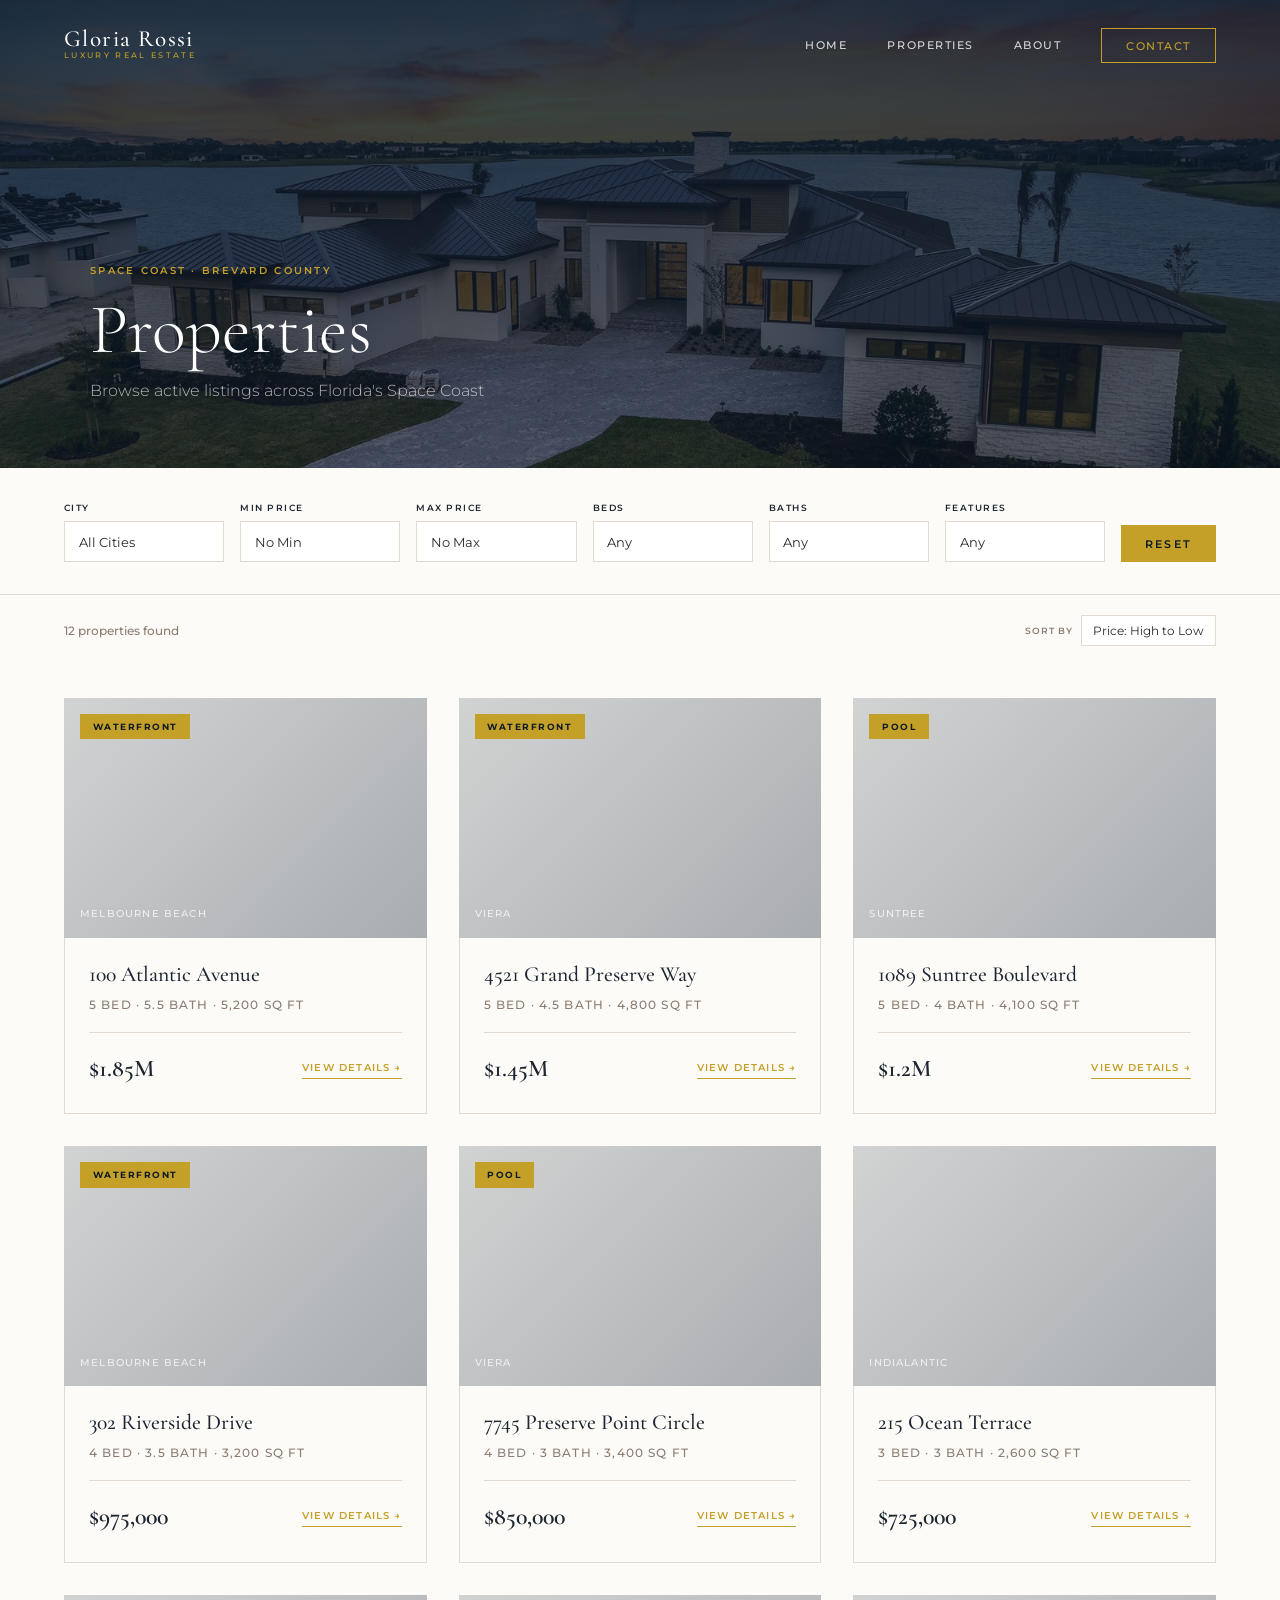
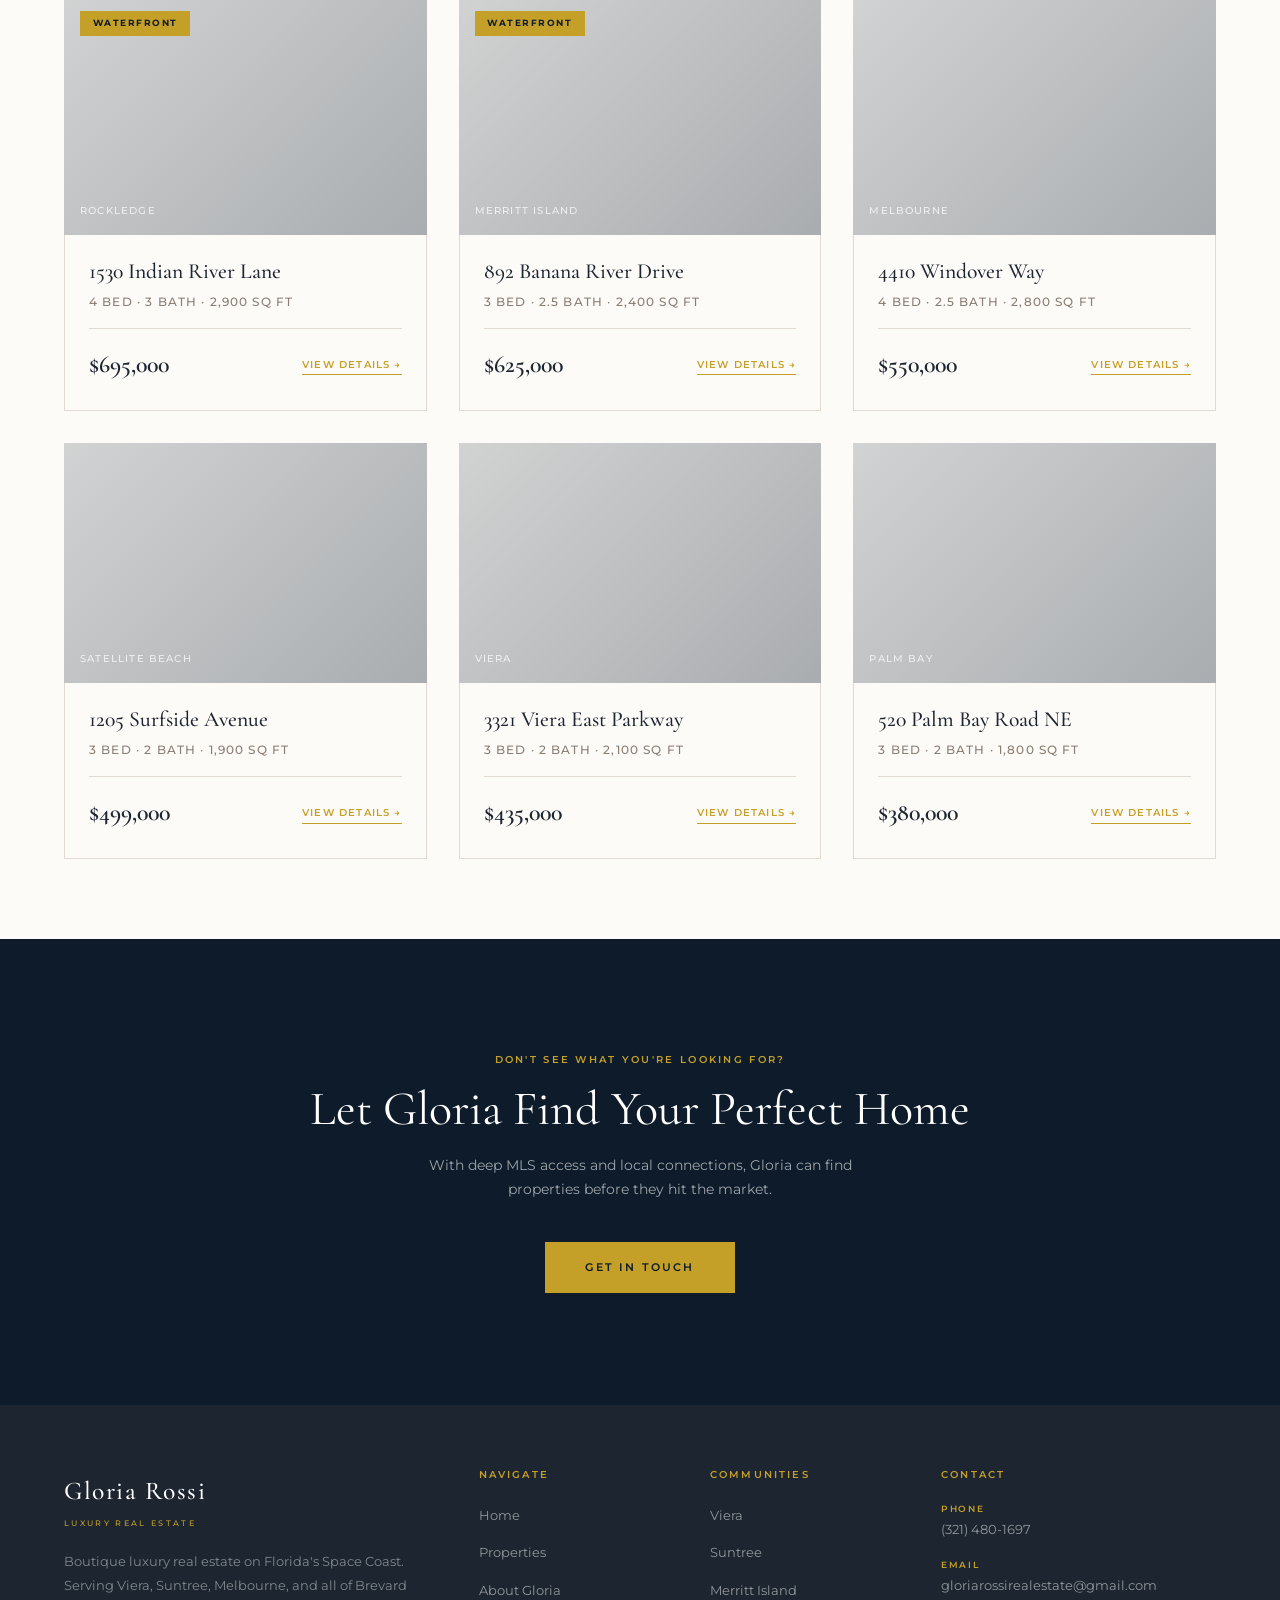
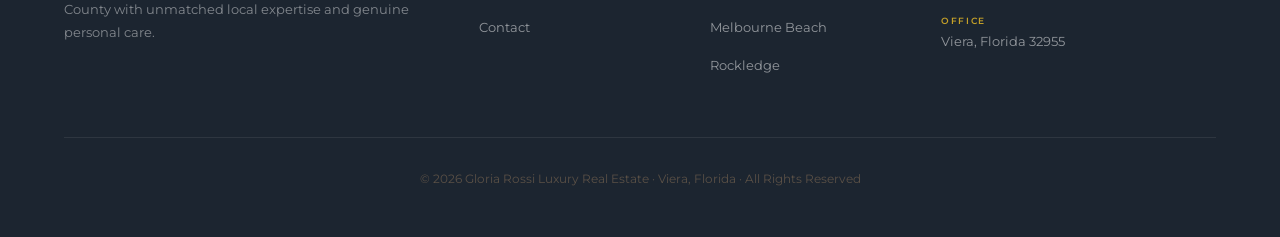
<file: properties.html>
<!DOCTYPE html>
<html lang="en">
<head>
    <meta charset="UTF-8">
    <meta name="viewport" content="width=device-width, initial-scale=1.0">
    <title>Properties | Gloria Rossi Luxury Real Estate</title>
    <link rel="icon" href="favicon.svg" type="image/svg+xml">
    <link rel="preconnect" href="https://fonts.googleapis.com">
    <link rel="preconnect" href="https://fonts.gstatic.com" crossorigin>
    <link href="https://fonts.googleapis.com/css2?family=Cormorant+Garamond:ital,wght@0,300;0,400;0,500;0,600;1,300;1,400;1,500&family=Montserrat:wght@300;400;500;600;700&display=swap" rel="stylesheet">
    <link rel="stylesheet" href="css/styles.css">
</head>
<body>

    <!-- Navigation -->
    <nav id="navbar">
        <div class="logo">
            <span class="logo-name">Gloria Rossi</span>
            <span class="logo-tagline">Luxury Real Estate</span>
        </div>
        <button class="nav-toggle" aria-label="Menu">
            <span></span><span></span><span></span>
        </button>
        <ul class="nav-links">
            <li><a href="index.html">Home</a></li>
            <li><a href="properties.html">Properties</a></li>
            <li><a href="about.html">About</a></li>
            <li><a href="contact.html" class="nav-cta">Contact</a></li>
        </ul>
        <div class="nav-overlay"></div>
    </nav>

    <!-- Page Hero -->
    <header class="page-hero">
        <div class="page-hero-content">
            <span class="eyebrow">Space Coast &middot; Brevard County</span>
            <h1>Properties</h1>
            <p>Browse active listings across Florida's Space Coast</p>
        </div>
    </header>

    <!-- Filters -->
    <section class="listing-filters">
        <div class="filters-inner">
            <div class="filter-group">
                <label for="filter-city">City</label>
                <select id="filter-city">
                    <option value="">All Cities</option>
                    <option value="Viera">Viera</option>
                    <option value="Suntree">Suntree</option>
                    <option value="Melbourne">Melbourne</option>
                    <option value="Melbourne Beach">Melbourne Beach</option>
                    <option value="Merritt Island">Merritt Island</option>
                    <option value="Indialantic">Indialantic</option>
                    <option value="Satellite Beach">Satellite Beach</option>
                    <option value="Rockledge">Rockledge</option>
                    <option value="Palm Bay">Palm Bay</option>
                    <option value="Cocoa Beach">Cocoa Beach</option>
                </select>
            </div>
            <div class="filter-group">
                <label for="filter-price-min">Min Price</label>
                <select id="filter-price-min">
                    <option value="">No Min</option>
                    <option value="300000">$300k</option>
                    <option value="400000">$400k</option>
                    <option value="500000">$500k</option>
                    <option value="750000">$750k</option>
                    <option value="1000000">$1M</option>
                    <option value="1500000">$1.5M</option>
                </select>
            </div>
            <div class="filter-group">
                <label for="filter-price-max">Max Price</label>
                <select id="filter-price-max">
                    <option value="">No Max</option>
                    <option value="500000">$500k</option>
                    <option value="750000">$750k</option>
                    <option value="1000000">$1M</option>
                    <option value="1500000">$1.5M</option>
                    <option value="2000000">$2M</option>
                    <option value="5000000">$5M+</option>
                </select>
            </div>
            <div class="filter-group">
                <label for="filter-beds">Beds</label>
                <select id="filter-beds">
                    <option value="">Any</option>
                    <option value="2">2+</option>
                    <option value="3">3+</option>
                    <option value="4">4+</option>
                    <option value="5">5+</option>
                </select>
            </div>
            <div class="filter-group">
                <label for="filter-baths">Baths</label>
                <select id="filter-baths">
                    <option value="">Any</option>
                    <option value="2">2+</option>
                    <option value="3">3+</option>
                    <option value="4">4+</option>
                </select>
            </div>
            <div class="filter-group">
                <label for="filter-features">Features</label>
                <select id="filter-features">
                    <option value="">Any</option>
                    <option value="pool">Pool</option>
                    <option value="waterfront">Waterfront</option>
                </select>
            </div>
            <button class="btn btn-primary filter-btn" id="filter-reset">Reset</button>
        </div>
    </section>

    <!-- Results Info -->
    <section class="listing-results-info">
        <div class="results-info-inner">
            <p id="results-count"></p>
            <div class="sort-control">
                <label for="sort-by">Sort by</label>
                <select id="sort-by">
                    <option value="price-desc">Price: High to Low</option>
                    <option value="price-asc">Price: Low to High</option>
                    <option value="date-desc">Newest First</option>
                    <option value="sqft-desc">Largest First</option>
                </select>
            </div>
        </div>
    </section>

    <!-- Listings Grid -->
    <section class="listings-section">
        <div id="listings-loading" class="listings-loading">
            <p>Loading properties...</p>
        </div>
        <div id="listings-empty" class="listings-empty" style="display:none;">
            <span class="eyebrow">No Results</span>
            <h3>No properties match your filters</h3>
            <p>Try adjusting your search criteria or <a href="#" id="empty-reset">reset all filters</a>.</p>
        </div>
        <div id="listings-grid" class="property-grid listings-grid"></div>
    </section>

    <!-- CTA -->
    <section class="cta">
        <span class="eyebrow">Don't See What You're Looking For?</span>
        <h2>Let Gloria Find Your Perfect Home</h2>
        <p>With deep MLS access and local connections, Gloria can find properties before they hit the market.</p>
        <a href="contact.html" class="btn btn-primary">Get in Touch</a>
    </section>

    <!-- Footer -->
    <footer>
        <div class="footer-inner">
            <div class="footer-brand">
                <span class="logo-name">Gloria Rossi</span>
                <span class="logo-tagline">Luxury Real Estate</span>
                <p>Boutique luxury real estate on Florida's Space Coast. Serving Viera, Suntree, Melbourne, and all of Brevard County with unmatched local expertise and genuine personal care.</p>
            </div>
            <div class="footer-col">
                <h4>Navigate</h4>
                <ul>
                    <li><a href="index.html">Home</a></li>
                    <li><a href="properties.html">Properties</a></li>
                    <li><a href="about.html">About Gloria</a></li>
                    <li><a href="contact.html">Contact</a></li>
                </ul>
            </div>
            <div class="footer-col">
                <h4>Communities</h4>
                <ul>
                    <li><a href="#">Viera</a></li>
                    <li><a href="#">Suntree</a></li>
                    <li><a href="#">Merritt Island</a></li>
                    <li><a href="#">Melbourne Beach</a></li>
                    <li><a href="#">Rockledge</a></li>
                </ul>
            </div>
            <div class="footer-col">
                <h4>Contact</h4>
                <div class="footer-contact-item">
                    <span class="contact-label">Phone</span>
                    <p>(321) 480-1697</p>
                </div>
                <div class="footer-contact-item">
                    <span class="contact-label">Email</span>
                    <p>gloriarossirealestate@gmail.com</p>
                </div>
                <div class="footer-contact-item">
                    <span class="contact-label">Office</span>
                    <p>Viera, Florida 32955</p>
                </div>
            </div>
        </div>
        <div class="footer-bottom">
            <p>&copy; 2026 Gloria Rossi Luxury Real Estate &middot; Viera, Florida &middot; All Rights Reserved</p>
        </div>
    </footer>

    <script>
        // Navbar scroll
        const navbar = document.getElementById('navbar');
        window.addEventListener('scroll', function () {
            if (window.scrollY > 60) { navbar.classList.add('scrolled'); }
            else { navbar.classList.remove('scrolled'); }
        });
        if (window.scrollY > 60) { navbar.classList.add('scrolled'); }

        // Mobile menu
        (function() {
            var toggle = document.querySelector('.nav-toggle');
            var links = document.querySelector('.nav-links');
            var overlay = document.querySelector('.nav-overlay');
            function closeMenu() {
                toggle.classList.remove('active');
                links.classList.remove('open');
                overlay.classList.remove('visible');
            }
            toggle.addEventListener('click', function() {
                var isOpen = links.classList.contains('open');
                if (isOpen) { closeMenu(); } else {
                    toggle.classList.add('active');
                    links.classList.add('open');
                    overlay.classList.add('visible');
                }
            });
            overlay.addEventListener('click', closeMenu);
            links.querySelectorAll('a').forEach(function(a) { a.addEventListener('click', closeMenu); });
        })();

        // State
        let allListings = [];

        // Format price
        function formatPrice(price) {
            if (price >= 1000000) {
                const m = price / 1000000;
                return '$' + (m % 1 === 0 ? m.toFixed(0) : m.toFixed(2).replace(/0$/, '')) + 'M';
            }
            return '$' + price.toLocaleString();
        }

        // Format bath count
        function formatBaths(baths, halfBaths) {
            if (halfBaths > 0) return baths + '.5';
            return String(baths);
        }

        // Build a property card
        function createPropertyCard(listing) {
            var hasPhoto = listing.photos && listing.photos.length > 0 && listing.photos[0].url;
            var imageStyle = hasPhoto
                ? 'background: linear-gradient(135deg, rgba(13,27,42,0.18) 0%, rgba(13,27,42,0.35) 100%), url(\'' + listing.photos[0].url + '\') center / cover no-repeat;'
                : '';
            var badges = [];
            if (listing.details.waterfront) badges.push('Waterfront');
            if (listing.details.pool) badges.push('Pool');
            if (listing.virtualTours && listing.virtualTours.length > 0) badges.push('Virtual Tour');

            var badgeHTML = badges.length > 0
                ? '<span class="property-badge">' + badges[0] + '</span>'
                : '';

            var card = document.createElement('a');
            card.href = 'property.html?id=' + encodeURIComponent(listing.id);
            card.className = 'property-card property-card-link';
            card.innerHTML =
                '<div class="property-image"' + (imageStyle ? ' style="' + imageStyle + '"' : '') + '>' +
                    badgeHTML +
                    '<span class="property-location">' + listing.address.city + '</span>' +
                '</div>' +
                '<div class="property-body">' +
                    '<h3>' + listing.address.full + '</h3>' +
                    '<p class="property-details">' +
                        listing.details.beds + ' Bed &middot; ' +
                        formatBaths(listing.details.baths, listing.details.halfBaths) + ' Bath &middot; ' +
                        listing.details.sqft.toLocaleString() + ' sq ft' +
                    '</p>' +
                    '<div class="property-price">' +
                        formatPrice(listing.price) +
                        '<span class="property-view-link">View Details &rarr;</span>' +
                    '</div>' +
                '</div>';
            return card;
        }

        // Get filter values
        function getFilters() {
            return {
                city: document.getElementById('filter-city').value,
                priceMin: Number(document.getElementById('filter-price-min').value) || 0,
                priceMax: Number(document.getElementById('filter-price-max').value) || Infinity,
                beds: Number(document.getElementById('filter-beds').value) || 0,
                baths: Number(document.getElementById('filter-baths').value) || 0,
                features: document.getElementById('filter-features').value
            };
        }

        // Get sort value
        function getSortFn() {
            var sort = document.getElementById('sort-by').value;
            switch (sort) {
                case 'price-asc': return function(a, b) { return a.price - b.price; };
                case 'date-desc': return function(a, b) { return (b.listDate || '').localeCompare(a.listDate || ''); };
                case 'sqft-desc': return function(a, b) { return (b.details.sqft || 0) - (a.details.sqft || 0); };
                default: return function(a, b) { return b.price - a.price; };
            }
        }

        // Filter and render
        function renderListings() {
            var filters = getFilters();
            var sortFn = getSortFn();

            var filtered = allListings.filter(function(l) {
                if (filters.city && l.address.city !== filters.city) return false;
                if (l.price < filters.priceMin) return false;
                if (l.price > filters.priceMax) return false;
                if (l.details.beds < filters.beds) return false;
                if (l.details.baths < filters.baths) return false;
                if (filters.features === 'pool' && !l.details.pool) return false;
                if (filters.features === 'waterfront' && !l.details.waterfront) return false;
                return true;
            });

            filtered.sort(sortFn);

            var grid = document.getElementById('listings-grid');
            var empty = document.getElementById('listings-empty');
            var count = document.getElementById('results-count');

            grid.innerHTML = '';
            count.textContent = filtered.length + ' propert' + (filtered.length === 1 ? 'y' : 'ies') + ' found';

            if (filtered.length === 0) {
                empty.style.display = 'block';
                grid.style.display = 'none';
            } else {
                empty.style.display = 'none';
                grid.style.display = '';
                filtered.forEach(function(listing) {
                    grid.appendChild(createPropertyCard(listing));
                });
            }
        }

        // Reset filters
        function resetFilters() {
            document.getElementById('filter-city').value = '';
            document.getElementById('filter-price-min').value = '';
            document.getElementById('filter-price-max').value = '';
            document.getElementById('filter-beds').value = '';
            document.getElementById('filter-baths').value = '';
            document.getElementById('filter-features').value = '';
            renderListings();
        }

        // Event listeners
        document.getElementById('filter-city').addEventListener('change', renderListings);
        document.getElementById('filter-price-min').addEventListener('change', renderListings);
        document.getElementById('filter-price-max').addEventListener('change', renderListings);
        document.getElementById('filter-beds').addEventListener('change', renderListings);
        document.getElementById('filter-baths').addEventListener('change', renderListings);
        document.getElementById('filter-features').addEventListener('change', renderListings);
        document.getElementById('sort-by').addEventListener('change', renderListings);
        document.getElementById('filter-reset').addEventListener('click', resetFilters);
        document.getElementById('empty-reset').addEventListener('click', function(e) {
            e.preventDefault();
            resetFilters();
        });

        // Check for city filter in URL (e.g., properties.html?city=Viera)
        var urlParams = new URLSearchParams(window.location.search);
        if (urlParams.get('city')) {
            document.getElementById('filter-city').value = urlParams.get('city');
        }

        // Load data
        fetch('data/listings.json')
            .then(function(res) { return res.json(); })
            .then(function(data) {
                allListings = data.listings || [];
                document.getElementById('listings-loading').style.display = 'none';
                renderListings();
            })
            .catch(function(err) {
                console.error('Failed to load listings:', err);
                document.getElementById('listings-loading').innerHTML =
                    '<p>Unable to load properties. Please try again later.</p>';
            });
    </script>

</body>
</html>
</file>
<file: css/styles.css>
/* ============================================================
   Gloria Rossi Luxury Real Estate — Main Stylesheet
   Design: Space Coast Editorial Luxury
   Fonts: Cormorant Garamond (headings) + Montserrat (body)
   ============================================================ */

/* === CSS VARIABLES === */
:root {
  --midnight: #0d1b2a;
  --navy:     #162033;
  --gold:     #c5a028;
  --gold-light: #d4b845;
  --gold-hover: #a8881f;
  --cream:    #f9f4ee;
  --warm-white: #fdfbf8;
  --charcoal: #1c2530;
  --text-dark: #2a2a2a;
  --text-mid:  #5a5046;
  --text-light: #8a7d72;
  --border:   #e2d9d0;
  --section-alt: #f5ede4;
}

/* === RESET === */
*, *::before, *::after {
  margin: 0;
  padding: 0;
  box-sizing: border-box;
}

html {
  scroll-behavior: smooth;
}

body {
  font-family: 'Montserrat', 'Segoe UI', sans-serif;
  font-weight: 400;
  line-height: 1.7;
  color: var(--text-dark);
  background-color: var(--warm-white);
  -webkit-font-smoothing: antialiased;
}

/* === TYPOGRAPHY === */
h1, h2, h3, h4, h5 {
  font-family: 'Cormorant Garamond', Georgia, serif;
  font-weight: 500;
  line-height: 1.2;
  color: var(--charcoal);
}

.eyebrow {
  font-family: 'Montserrat', sans-serif;
  font-size: 0.65rem;
  font-weight: 600;
  letter-spacing: 0.22em;
  text-transform: uppercase;
  color: var(--gold);
  margin-bottom: 0.75rem;
  display: block;
}

p {
  margin-bottom: 1rem;
  color: var(--text-mid);
}

a {
  color: inherit;
  text-decoration: none;
}

/* === NAVIGATION === */
nav {
  position: fixed;
  top: 0;
  left: 0;
  right: 0;
  z-index: 1000;
  display: flex;
  justify-content: space-between;
  align-items: center;
  padding: 1.75rem 5%;
  transition: background-color 0.4s ease, padding 0.3s ease, box-shadow 0.3s ease;
}

nav.scrolled {
  background-color: var(--midnight);
  padding: 1rem 5%;
  box-shadow: 0 2px 30px rgba(0, 0, 0, 0.35);
}

.logo {
  display: flex;
  flex-direction: column;
  line-height: 1;
}

.logo-name {
  font-family: 'Cormorant Garamond', serif;
  font-size: 1.45rem;
  font-weight: 500;
  color: #fff;
  letter-spacing: 0.06em;
}

.logo-tagline {
  font-family: 'Montserrat', sans-serif;
  font-size: 0.52rem;
  font-weight: 500;
  letter-spacing: 0.28em;
  text-transform: uppercase;
  color: var(--gold);
}

.nav-links {
  display: flex;
  list-style: none;
  gap: 2.5rem;
  align-items: center;
}

.nav-links a {
  font-size: 0.68rem;
  font-weight: 500;
  letter-spacing: 0.14em;
  text-transform: uppercase;
  color: rgba(255, 255, 255, 0.82);
  transition: color 0.3s ease;
}

.nav-links a:hover {
  color: var(--gold);
}

.nav-links .nav-cta {
  padding: 0.6rem 1.5rem;
  border: 1px solid var(--gold);
  color: var(--gold);
  transition: all 0.3s ease;
}

.nav-links .nav-cta:hover {
  background-color: var(--gold);
  color: var(--midnight);
}

/* === BUTTONS === */
.btn {
  display: inline-block;
  padding: 1rem 2.5rem;
  font-family: 'Montserrat', sans-serif;
  font-size: 0.68rem;
  font-weight: 600;
  letter-spacing: 0.2em;
  text-transform: uppercase;
  cursor: pointer;
  transition: all 0.3s ease;
  border: none;
}

.btn-primary {
  background-color: var(--gold);
  color: var(--midnight);
}

.btn-primary:hover {
  background-color: var(--gold-hover);
  color: #fff;
}

.btn-outline {
  border: 1px solid rgba(255, 255, 255, 0.65);
  color: #fff;
  background: transparent;
}

.btn-outline:hover {
  background-color: rgba(255, 255, 255, 0.1);
  border-color: #fff;
}

.btn-dark {
  background-color: var(--midnight);
  color: var(--gold);
}

.btn-dark:hover {
  background-color: var(--navy);
}

/* === HERO === */
.hero {
  position: relative;
  height: 100vh;
  min-height: 660px;
  background:
    linear-gradient(160deg, rgba(13,27,42,0.78) 0%, rgba(13,27,42,0.42) 50%, rgba(13,27,42,0.62) 100%),
    url('../pictures/index_photo.webp') center / cover no-repeat;
  display: flex;
  align-items: center;
  justify-content: center;
  text-align: center;
  color: #fff;
}

.hero-content {
  max-width: 820px;
  padding: 0 5%;
}

.hero-content .eyebrow {
  color: var(--gold-light);
  margin-bottom: 1.5rem;
}

.hero h1 {
  font-size: clamp(3rem, 6.5vw, 5.5rem);
  font-weight: 300;
  color: #fff;
  margin-bottom: 1.5rem;
  line-height: 1.08;
  letter-spacing: 0.01em;
}

.hero-subtitle {
  font-size: 0.95rem;
  font-weight: 300;
  color: rgba(255, 255, 255, 0.82);
  margin-bottom: 2.5rem;
  max-width: 520px;
  margin-left: auto;
  margin-right: auto;
  line-height: 1.8;
}

.hero-ctas {
  display: flex;
  gap: 1rem;
  justify-content: center;
  flex-wrap: wrap;
}

.hero-scroll {
  position: absolute;
  bottom: 2.5rem;
  left: 50%;
  transform: translateX(-50%);
  color: rgba(255, 255, 255, 0.45);
  font-size: 0.58rem;
  letter-spacing: 0.22em;
  text-transform: uppercase;
  display: flex;
  flex-direction: column;
  align-items: center;
  gap: 0.6rem;
}

.hero-scroll::after {
  content: '';
  display: block;
  width: 1px;
  height: 40px;
  background: linear-gradient(to bottom, rgba(255,255,255,0.45), transparent);
}

/* === PILLARS SECTION === */
.pillars {
  padding: 5rem 5%;
  background-color: var(--warm-white);
}

.pillars-inner {
  max-width: 1100px;
  margin: 0 auto;
  display: grid;
  grid-template-columns: repeat(3, 1fr);
  gap: 2rem;
}

.pillar {
  text-align: center;
  padding: 2.75rem 2rem;
  border: 1px solid var(--border);
  transition: border-color 0.3s ease, transform 0.3s ease;
}

.pillar:hover {
  border-color: var(--gold);
  transform: translateY(-5px);
}

.pillar-icon {
  font-size: 1.75rem;
  color: var(--gold);
  margin-bottom: 1.25rem;
  display: block;
}

.pillar h3 {
  font-size: 1.45rem;
  margin-bottom: 0.75rem;
  font-weight: 500;
}

.pillar p {
  font-size: 0.85rem;
  line-height: 1.85;
  margin: 0;
}

/* === SECTION HEADER === */
.section-header {
  text-align: center;
  margin-bottom: 3.5rem;
}

.section-header h2 {
  font-size: clamp(2rem, 4vw, 3rem);
  font-weight: 400;
}

.section-header p {
  max-width: 550px;
  margin: 1rem auto 0;
  font-size: 0.88rem;
}

/* === FEATURED PROPERTIES === */
.featured {
  padding: 6rem 5%;
  background-color: var(--section-alt);
}

.property-grid {
  display: grid;
  grid-template-columns: repeat(auto-fit, minmax(320px, 1fr));
  gap: 2rem;
  max-width: 1200px;
  margin: 0 auto;
}

.property-card {
  background: var(--warm-white);
  overflow: hidden;
  transition: transform 0.3s ease, box-shadow 0.3s ease;
}

.property-card:hover {
  transform: translateY(-6px);
  box-shadow: 0 20px 50px rgba(13, 27, 42, 0.12);
}

.property-image {
  position: relative;
  height: 240px;
  background: linear-gradient(135deg, #1a2f4a 0%, #2d4a68 55%, #1a3355 100%);
  overflow: hidden;
}

.property-badge {
  position: absolute;
  top: 1rem;
  left: 1rem;
  background-color: var(--gold);
  color: var(--midnight);
  font-size: 0.58rem;
  font-weight: 700;
  letter-spacing: 0.16em;
  text-transform: uppercase;
  padding: 0.3rem 0.8rem;
}

.property-location {
  position: absolute;
  bottom: 1rem;
  left: 1rem;
  color: rgba(255, 255, 255, 0.75);
  font-size: 0.62rem;
  font-weight: 500;
  letter-spacing: 0.12em;
  text-transform: uppercase;
}

.property-body {
  padding: 1.5rem;
  border: 1px solid var(--border);
  border-top: none;
}

.property-card h3 {
  font-size: 1.35rem;
  margin-bottom: 0.5rem;
  font-weight: 500;
}

.property-details {
  font-size: 0.72rem;
  font-weight: 500;
  letter-spacing: 0.1em;
  color: var(--text-light);
  text-transform: uppercase;
  margin-bottom: 1rem;
  padding-bottom: 1rem;
  border-bottom: 1px solid var(--border);
}

.property-price {
  font-family: 'Cormorant Garamond', serif;
  font-size: 1.5rem;
  font-weight: 600;
  color: var(--charcoal);
  display: flex;
  justify-content: space-between;
  align-items: center;
  margin: 0;
}

.property-price a {
  font-family: 'Montserrat', sans-serif;
  font-size: 0.62rem;
  font-weight: 600;
  letter-spacing: 0.12em;
  text-transform: uppercase;
  color: var(--gold);
  border-bottom: 1px solid var(--gold);
  padding-bottom: 2px;
  transition: color 0.2s;
}

/* === SPACE COAST SECTION === */
.space-coast {
  padding: 7rem 5%;
  background-color: var(--midnight);
  color: #fff;
}

.space-coast-inner {
  max-width: 1100px;
  margin: 0 auto;
  display: grid;
  grid-template-columns: 1fr 1fr;
  gap: 5rem;
  align-items: center;
}

.space-coast-text .eyebrow {
  margin-bottom: 1rem;
}

.space-coast-text h2 {
  font-size: clamp(2rem, 3.5vw, 2.75rem);
  color: #fff;
  margin-bottom: 1.5rem;
  font-weight: 400;
}

.space-coast-text p {
  color: rgba(255, 255, 255, 0.68);
  font-size: 0.88rem;
  line-height: 1.95;
}

.space-coast-communities {
  display: grid;
  grid-template-columns: 1fr 1fr;
  gap: 1px;
  background: rgba(197, 160, 40, 0.18);
}

.community-item {
  background: rgba(13, 27, 42, 0.92);
  padding: 1.5rem;
  border: 1px solid rgba(197, 160, 40, 0.12);
  transition: border-color 0.3s ease, background 0.3s ease;
}

.community-item:hover {
  border-color: var(--gold);
  background: rgba(197, 160, 40, 0.06);
}

.community-item h4 {
  font-family: 'Cormorant Garamond', serif;
  font-size: 1.1rem;
  color: var(--gold-light);
  margin-bottom: 0.3rem;
  font-weight: 500;
}

.community-item p {
  font-size: 0.72rem;
  color: rgba(255, 255, 255, 0.48);
  margin: 0;
  line-height: 1.55;
}

/* === ABOUT PREVIEW === */
.about-preview {
  padding: 7rem 5%;
  background-color: var(--warm-white);
}

.about-preview-inner {
  max-width: 1100px;
  margin: 0 auto;
  display: grid;
  grid-template-columns: 1fr 1.1fr;
  gap: 5rem;
  align-items: center;
}

.about-preview-image {
  position: relative;
}

.about-preview-photo {
  width: 100%;
  height: 520px;
  object-fit: cover;
  object-position: top center;
  display: block;
}

.about-preview-photo-placeholder {
  width: 100%;
  height: 520px;
  background: linear-gradient(135deg, #c0bbb3 0%, #d0cbc3 100%);
  display: flex;
  align-items: center;
  justify-content: center;
  color: var(--text-light);
  font-family: 'Cormorant Garamond', serif;
  font-style: italic;
  font-size: 1.05rem;
}

.about-preview-accent {
  position: absolute;
  bottom: -1.5rem;
  right: -1.5rem;
  width: 60%;
  height: 60%;
  border: 2px solid var(--gold);
  z-index: -1;
}

.about-preview-text h2 {
  font-size: clamp(2rem, 3.5vw, 2.75rem);
  font-weight: 400;
  margin-bottom: 1.5rem;
}

.about-preview-text p {
  font-size: 0.88rem;
  line-height: 1.95;
  margin-bottom: 1.25rem;
}

.about-stats {
  display: flex;
  gap: 2.5rem;
  margin: 2rem 0;
}

.about-stat {
  text-align: center;
}

.about-stat-number {
  font-family: 'Cormorant Garamond', serif;
  font-size: 2.5rem;
  font-weight: 600;
  color: var(--gold);
  line-height: 1;
  display: block;
}

.about-stat-label {
  font-size: 0.6rem;
  font-weight: 500;
  letter-spacing: 0.12em;
  text-transform: uppercase;
  color: var(--text-light);
  display: block;
  margin-top: 0.3rem;
}

/* === TESTIMONIAL === */
.testimonial-section {
  padding: 7rem 5%;
  background-color: var(--section-alt);
  text-align: center;
}

.testimonial-quote {
  max-width: 750px;
  margin: 0 auto;
}

.testimonial-mark {
  font-family: 'Cormorant Garamond', serif;
  font-size: 6rem;
  color: var(--gold);
  line-height: 0.5;
  display: block;
  margin-bottom: 1.5rem;
  opacity: 0.35;
}

.testimonial-text {
  font-family: 'Cormorant Garamond', serif;
  font-size: clamp(1.3rem, 2.5vw, 1.75rem);
  font-style: italic;
  font-weight: 400;
  color: var(--charcoal);
  line-height: 1.65;
  margin-bottom: 2rem;
}

.testimonial-author {
  font-size: 0.68rem;
  font-weight: 600;
  letter-spacing: 0.2em;
  text-transform: uppercase;
  color: var(--text-light);
  margin: 0;
}

/* === CTA SECTION === */
.cta {
  padding: 7rem 5%;
  background-color: var(--midnight);
  text-align: center;
  color: #fff;
}

.cta h2 {
  font-size: clamp(2rem, 4vw, 3rem);
  color: #fff;
  font-weight: 400;
  margin-bottom: 1rem;
}

.cta p {
  color: rgba(255, 255, 255, 0.6);
  max-width: 450px;
  margin: 0 auto 2.5rem;
  font-size: 0.88rem;
}

/* === FOOTER === */
footer {
  background-color: var(--charcoal);
  color: rgba(255, 255, 255, 0.55);
  padding: 4rem 5% 2rem;
}

.footer-inner {
  max-width: 1200px;
  margin: 0 auto;
  display: grid;
  grid-template-columns: 2fr 1fr 1fr 1.5fr;
  gap: 3rem;
  padding-bottom: 3rem;
  border-bottom: 1px solid rgba(255, 255, 255, 0.08);
  margin-bottom: 2rem;
}

.footer-brand .logo-name {
  font-size: 1.6rem;
  display: block;
  margin-bottom: 0.25rem;
}

.footer-brand .logo-tagline {
  display: block;
  margin-bottom: 1.25rem;
}

.footer-brand p {
  font-size: 0.8rem;
  color: rgba(255, 255, 255, 0.45);
  line-height: 1.85;
  margin: 0;
}

.footer-col h4 {
  font-family: 'Montserrat', sans-serif;
  font-size: 0.62rem;
  font-weight: 600;
  letter-spacing: 0.22em;
  text-transform: uppercase;
  color: var(--gold);
  margin-bottom: 1.25rem;
}

.footer-col ul {
  list-style: none;
}

.footer-col ul li {
  margin-bottom: 0.65rem;
}

.footer-col ul li a {
  font-size: 0.8rem;
  color: rgba(255, 255, 255, 0.52);
  transition: color 0.2s ease;
}

.footer-col ul li a:hover {
  color: var(--gold);
}

.footer-contact-item {
  margin-bottom: 1rem;
}

.footer-contact-item .contact-label {
  font-size: 0.58rem;
  font-weight: 600;
  letter-spacing: 0.18em;
  text-transform: uppercase;
  color: var(--gold);
  display: block;
  margin-bottom: 0.15rem;
}

.footer-contact-item p {
  font-size: 0.8rem;
  color: rgba(255, 255, 255, 0.52);
  margin: 0;
}

.footer-bottom {
  text-align: center;
  font-size: 0.72rem;
  color: rgba(255, 255, 255, 0.28);
}

/* === PAGE HERO (inner pages) === */
.page-hero {
  background:
    linear-gradient(to bottom, rgba(13,27,42,0.88) 0%, rgba(13,27,42,0.62) 100%),
    url('../pictures/index_photo.webp') center 30% / cover no-repeat;
  min-height: 52vh;
  display: flex;
  align-items: flex-end;
  padding: 8rem 5% 4rem;
  color: #fff;
}

.page-hero-content {
  max-width: 1100px;
  margin: 0 auto;
  width: 100%;
}

.page-hero h1 {
  font-size: clamp(2.5rem, 5.5vw, 4.5rem);
  font-weight: 300;
  color: #fff;
  margin-bottom: 0.5rem;
  line-height: 1.1;
}

.page-hero p {
  font-size: 1rem;
  color: rgba(255, 255, 255, 0.68);
  font-weight: 300;
  margin: 0;
}

/* === ABOUT BIO === */
.about-bio {
  padding: 7rem 5%;
  background-color: var(--warm-white);
}

.about-bio-inner {
  max-width: 1100px;
  margin: 0 auto;
  display: grid;
  grid-template-columns: 1fr 1.5fr;
  gap: 5rem;
  align-items: start;
}

.about-bio-image-wrap {
  position: relative;
}

.about-bio-photo {
  width: 100%;
  height: 540px;
  object-fit: cover;
  object-position: top center;
  display: block;
}

.about-bio-accent {
  position: absolute;
  top: 1.5rem;
  left: -1.5rem;
  right: 1.5rem;
  bottom: -1.5rem;
  border: 2px solid var(--gold);
  z-index: -1;
}

.about-bio-text .eyebrow {
  margin-bottom: 1rem;
}

.about-bio-text h2 {
  font-size: clamp(2rem, 3.5vw, 2.75rem);
  font-weight: 400;
  margin-bottom: 1.5rem;
}

.about-bio-text p {
  font-size: 0.88rem;
  line-height: 1.95;
}

/* === CREDENTIALS === */
.credentials {
  padding: 6rem 5%;
  background-color: var(--midnight);
  color: #fff;
}

.credentials-inner {
  max-width: 1100px;
  margin: 0 auto;
}

.credentials .section-header h2 {
  color: #fff;
}

.credentials-grid {
  display: grid;
  grid-template-columns: repeat(4, 1fr);
  gap: 1px;
  background: rgba(197, 160, 40, 0.18);
  margin-top: 3rem;
}

.credential-item {
  background: var(--midnight);
  padding: 3rem 2rem;
  text-align: center;
  border: 1px solid rgba(197, 160, 40, 0.1);
  transition: border-color 0.3s ease, background 0.3s ease;
}

.credential-item:hover {
  border-color: var(--gold);
  background: rgba(197, 160, 40, 0.05);
}

.credential-number {
  font-family: 'Cormorant Garamond', serif;
  font-size: 3rem;
  font-weight: 600;
  color: var(--gold);
  line-height: 1;
  display: block;
  margin-bottom: 0.5rem;
}

.credential-item h3 {
  color: rgba(255, 255, 255, 0.82);
  font-size: 1rem;
  margin-bottom: 0.5rem;
  font-weight: 500;
}

.credential-item p {
  font-size: 0.75rem;
  color: rgba(255, 255, 255, 0.42);
  margin: 0;
}

/* === PHILOSOPHY === */
.philosophy {
  padding: 7rem 5%;
  background-color: var(--warm-white);
}

.philosophy-inner {
  max-width: 900px;
  margin: 0 auto;
  text-align: center;
}

.philosophy h2 {
  font-size: clamp(2rem, 3.5vw, 2.75rem);
  font-weight: 400;
  margin-bottom: 2rem;
}

.philosophy p {
  font-size: 0.92rem;
  line-height: 1.95;
  margin-bottom: 1.5rem;
}

.philosophy-pillars {
  display: grid;
  grid-template-columns: repeat(3, 1fr);
  gap: 2rem;
  margin-top: 4rem;
  text-align: left;
}

.philosophy-pillar {
  padding: 2rem;
  border-top: 2px solid var(--gold);
}

.philosophy-pillar h4 {
  font-size: 1.2rem;
  margin-bottom: 0.75rem;
  font-weight: 500;
}

.philosophy-pillar p {
  font-size: 0.84rem;
  line-height: 1.85;
  margin: 0;
}

/* === CONTACT PAGE === */
.contact-section {
  padding: 6rem 5%;
}

.contact-section-inner {
  max-width: 1100px;
  margin: 0 auto;
  display: grid;
  grid-template-columns: 1.5fr 1fr;
  gap: 4rem;
}

.contact-form-title {
  font-size: 1.75rem;
  margin-bottom: 0.5rem;
  font-weight: 500;
}

.contact-form-sub {
  font-size: 0.84rem;
  color: var(--text-light);
  margin-bottom: 2.5rem;
}

.form-group {
  margin-bottom: 1.5rem;
}

.form-group label {
  display: block;
  font-size: 0.62rem;
  font-weight: 600;
  letter-spacing: 0.16em;
  text-transform: uppercase;
  color: var(--charcoal);
  margin-bottom: 0.5rem;
}

.form-group input,
.form-group select,
.form-group textarea {
  width: 100%;
  padding: 0.85rem 1rem;
  font-size: 0.88rem;
  font-family: 'Montserrat', sans-serif;
  border: 1px solid var(--border);
  background-color: var(--warm-white);
  color: var(--text-dark);
  transition: border-color 0.3s ease;
  border-radius: 0;
  -webkit-appearance: none;
  appearance: none;
}

.form-group input:focus,
.form-group select:focus,
.form-group textarea:focus {
  outline: none;
  border-color: var(--gold);
}

.form-row {
  display: grid;
  grid-template-columns: 1fr 1fr;
  gap: 1rem;
}

.contact-info-card {
  background-color: var(--midnight);
  padding: 3rem 2.5rem;
  color: #fff;
  height: fit-content;
}

.contact-info-card h3 {
  font-size: 1.5rem;
  color: #fff;
  margin-bottom: 0.4rem;
  font-weight: 500;
}

.contact-info-card > p {
  font-size: 0.82rem;
  color: rgba(255, 255, 255, 0.5);
  margin-bottom: 2.5rem;
}

.info-item {
  margin-bottom: 1.75rem;
}

.info-label {
  font-size: 0.58rem;
  font-weight: 600;
  letter-spacing: 0.22em;
  text-transform: uppercase;
  color: var(--gold);
  display: block;
  margin-bottom: 0.3rem;
}

.info-value {
  font-size: 0.88rem;
  color: rgba(255, 255, 255, 0.78);
  margin: 0;
}

.contact-divider {
  border: none;
  border-top: 1px solid rgba(255, 255, 255, 0.1);
  margin: 2rem 0;
}

.serving-list {
  font-size: 0.75rem;
  color: rgba(255, 255, 255, 0.38);
  line-height: 2.1;
  margin: 0.5rem 0 0;
}

/* === MOBILE HAMBURGER MENU === */
.nav-toggle {
  display: none;
  flex-direction: column;
  justify-content: center;
  gap: 5px;
  width: 28px;
  height: 28px;
  background: none;
  border: none;
  cursor: pointer;
  padding: 0;
  z-index: 1001;
}

.nav-toggle span {
  display: block;
  width: 100%;
  height: 1.5px;
  background-color: #fff;
  transition: transform 0.35s ease, opacity 0.25s ease;
  transform-origin: center;
}

.nav-toggle.active span:nth-child(1) {
  transform: translateY(6.5px) rotate(45deg);
}

.nav-toggle.active span:nth-child(2) {
  opacity: 0;
}

.nav-toggle.active span:nth-child(3) {
  transform: translateY(-6.5px) rotate(-45deg);
}

/* === SCROLL-REVEAL ANIMATIONS === */
@keyframes revealUp {
  from {
    opacity: 0;
    transform: translateY(32px);
  }
  to {
    opacity: 1;
    transform: translateY(0);
  }
}

.reveal {
  opacity: 0;
}

.reveal.revealed {
  animation: revealUp 0.8s cubic-bezier(0.22, 1, 0.36, 1) forwards;
}

.reveal-delay-1 { animation-delay: 0.1s; }
.reveal-delay-2 { animation-delay: 0.2s; }
.reveal-delay-3 { animation-delay: 0.3s; }

/* === PROPERTY CARD IMAGE HOVER === */
.property-image {
  transition: transform 0.6s cubic-bezier(0.22, 1, 0.36, 1);
}

.property-card:hover .property-image {
  transform: scale(1.06);
}

/* === NAV OVERLAY (hidden on desktop) === */
.nav-overlay {
  display: none;
}

/* === RESPONSIVE === */
@media (max-width: 1024px) {
  .footer-inner {
    grid-template-columns: 1fr 1fr;
    gap: 2.5rem;
  }

  .space-coast-inner,
  .about-preview-inner {
    grid-template-columns: 1fr;
    gap: 3rem;
  }

  .credentials-grid {
    grid-template-columns: repeat(2, 1fr);
  }

  .about-bio-inner {
    grid-template-columns: 1fr;
    gap: 3rem;
  }
}

@media (max-width: 768px) {
  nav {
    padding: 1.25rem 5%;
  }

  .nav-toggle {
    display: flex;
  }

  .nav-links {
    position: fixed;
    top: 0;
    right: 0;
    bottom: 0;
    width: 280px;
    background-color: var(--midnight);
    flex-direction: column;
    align-items: flex-start;
    padding: 6rem 2.5rem 3rem;
    gap: 0;
    transform: translateX(100%);
    transition: transform 0.4s cubic-bezier(0.22, 1, 0.36, 1);
    box-shadow: -10px 0 40px rgba(0, 0, 0, 0.4);
    z-index: 1000;
  }

  .nav-links.open {
    transform: translateX(0);
  }

  .nav-links li {
    width: 100%;
    border-bottom: 1px solid rgba(255, 255, 255, 0.06);
  }

  .nav-links a {
    display: block;
    padding: 1.1rem 0;
    font-size: 0.78rem;
    color: rgba(255, 255, 255, 0.7);
  }

  .nav-links .nav-cta {
    border: none;
    padding: 1.1rem 0;
    margin-top: 0.5rem;
  }

  .nav-overlay {
    display: block;
    position: fixed;
    inset: 0;
    background: rgba(13, 27, 42, 0.6);
    opacity: 0;
    visibility: hidden;
    transition: opacity 0.35s ease, visibility 0.35s ease;
    z-index: 999;
  }

  .nav-overlay.visible {
    opacity: 1;
    visibility: visible;
  }

  .hero h1 {
    font-size: 2.75rem;
  }

  .pillars-inner {
    grid-template-columns: 1fr;
    gap: 1rem;
  }

  .property-grid {
    grid-template-columns: 1fr;
  }

  .about-stats {
    flex-wrap: wrap;
    gap: 1.5rem;
  }

  .philosophy-pillars {
    grid-template-columns: 1fr;
  }

  .contact-section-inner {
    grid-template-columns: 1fr;
  }

  .form-row {
    grid-template-columns: 1fr;
  }

  .footer-inner {
    grid-template-columns: 1fr;
    gap: 2rem;
  }
}

@media (max-width: 480px) {
  .credentials-grid {
    grid-template-columns: 1fr;
  }

  .hero-ctas {
    flex-direction: column;
    align-items: center;
  }
}

/* ============================================================
   PROPERTIES PAGE — Filters, Listings Grid, Sort
   ============================================================ */

/* Property card as link */
.property-card-link {
  display: block;
  color: inherit;
  text-decoration: none;
}

.property-view-link {
  font-family: 'Montserrat', sans-serif;
  font-size: 0.62rem;
  font-weight: 600;
  letter-spacing: 0.12em;
  text-transform: uppercase;
  color: var(--gold);
  border-bottom: 1px solid var(--gold);
  padding-bottom: 2px;
  transition: color 0.2s;
}

/* Featured loading */
.featured-loading {
  text-align: center;
  padding: 2rem;
  font-size: 0.85rem;
  color: var(--text-light);
}

/* === LISTING FILTERS === */
.listing-filters {
  padding: 2rem 5%;
  background-color: var(--warm-white);
  border-bottom: 1px solid var(--border);
}

.filters-inner {
  max-width: 1200px;
  margin: 0 auto;
  display: flex;
  gap: 1rem;
  align-items: flex-end;
  flex-wrap: wrap;
}

.filter-group {
  display: flex;
  flex-direction: column;
  gap: 0.35rem;
  flex: 1;
  min-width: 140px;
}

.filter-group label {
  font-size: 0.58rem;
  font-weight: 600;
  letter-spacing: 0.16em;
  text-transform: uppercase;
  color: var(--charcoal);
}

.filter-group select {
  padding: 0.7rem 0.85rem;
  font-size: 0.82rem;
  font-family: 'Montserrat', sans-serif;
  border: 1px solid var(--border);
  background-color: #fff;
  color: var(--text-dark);
  border-radius: 0;
  -webkit-appearance: none;
  appearance: none;
  cursor: pointer;
  transition: border-color 0.3s ease;
}

.filter-group select:focus {
  outline: none;
  border-color: var(--gold);
}

.filter-btn {
  padding: 0.7rem 1.5rem;
  align-self: flex-end;
}

/* === RESULTS INFO === */
.listing-results-info {
  padding: 1.25rem 5%;
  background-color: var(--warm-white);
}

.results-info-inner {
  max-width: 1200px;
  margin: 0 auto;
  display: flex;
  justify-content: space-between;
  align-items: center;
}

.results-info-inner p {
  font-size: 0.78rem;
  font-weight: 500;
  color: var(--text-light);
  margin: 0;
}

.sort-control {
  display: flex;
  align-items: center;
  gap: 0.5rem;
}

.sort-control label {
  font-size: 0.58rem;
  font-weight: 600;
  letter-spacing: 0.12em;
  text-transform: uppercase;
  color: var(--text-light);
}

.sort-control select {
  padding: 0.45rem 0.7rem;
  font-size: 0.78rem;
  font-family: 'Montserrat', sans-serif;
  border: 1px solid var(--border);
  background-color: #fff;
  color: var(--text-dark);
  border-radius: 0;
  -webkit-appearance: none;
  appearance: none;
  cursor: pointer;
}

/* === LISTINGS SECTION === */
.listings-section {
  padding: 2rem 5% 5rem;
  background-color: var(--warm-white);
}

.listings-grid {
  max-width: 1200px;
  margin: 0 auto;
}

.listings-loading,
.listings-empty {
  text-align: center;
  padding: 4rem 2rem;
  max-width: 500px;
  margin: 0 auto;
}

.listings-loading p {
  font-size: 0.88rem;
  color: var(--text-light);
}

.listings-empty h3 {
  font-size: 1.5rem;
  margin-bottom: 0.75rem;
}

.listings-empty p {
  font-size: 0.85rem;
}

.listings-empty a {
  color: var(--gold);
  border-bottom: 1px solid var(--gold);
}

/* ============================================================
   PROPERTY DETAIL PAGE
   ============================================================ */

/* Loading / Not Found */
.property-loading {
  padding: 12rem 2rem 6rem;
  text-align: center;
}

.property-loading p {
  font-size: 0.88rem;
  color: var(--text-light);
}

.property-not-found {
  padding: 12rem 2rem 6rem;
  text-align: center;
}

.not-found-inner {
  max-width: 500px;
  margin: 0 auto;
}

.not-found-inner h2 {
  font-size: 2rem;
  margin-bottom: 1rem;
}

.not-found-inner p {
  margin-bottom: 2rem;
}

/* === PROPERTY HERO === */
.property-hero {
  position: relative;
  min-height: 50vh;
  background:
    linear-gradient(to bottom, rgba(13,27,42,0.6) 0%, rgba(13,27,42,0.82) 100%),
    linear-gradient(135deg, #1a2f4a 0%, #2d4a68 55%, #1a3355 100%);
  background-size: cover;
  background-position: center;
  display: flex;
  align-items: flex-end;
}

.property-hero-overlay {
  width: 100%;
  padding: 8rem 5% 3rem;
}

.property-hero-content {
  max-width: 1100px;
  margin: 0 auto;
}

.back-link {
  display: inline-block;
  font-size: 0.68rem;
  font-weight: 500;
  letter-spacing: 0.12em;
  text-transform: uppercase;
  color: var(--gold);
  margin-bottom: 1.5rem;
  transition: opacity 0.2s;
}

.back-link:hover {
  opacity: 0.7;
}

.property-hero h1 {
  font-size: clamp(2rem, 4.5vw, 3.5rem);
  font-weight: 300;
  color: #fff;
  margin-bottom: 0.5rem;
  line-height: 1.15;
}

.property-hero p {
  font-size: 0.95rem;
  color: rgba(255, 255, 255, 0.65);
  font-weight: 300;
  margin: 0;
}

/* === STATS BAR === */
.property-stats-bar {
  background-color: var(--midnight);
  padding: 0;
  border-bottom: 2px solid var(--gold);
}

.stats-bar-inner {
  max-width: 1100px;
  margin: 0 auto;
  display: flex;
}

.stat-item {
  flex: 1;
  text-align: center;
  padding: 1.75rem 1rem;
  border-right: 1px solid rgba(255,255,255,0.08);
}

.stat-item:last-child {
  border-right: none;
}

.stat-value {
  font-family: 'Cormorant Garamond', serif;
  font-size: 1.75rem;
  font-weight: 600;
  color: #fff;
  display: block;
  line-height: 1.1;
}

.stat-price .stat-value {
  color: var(--gold);
  font-size: 2rem;
}

.stat-label {
  font-size: 0.55rem;
  font-weight: 600;
  letter-spacing: 0.18em;
  text-transform: uppercase;
  color: rgba(255,255,255,0.45);
  display: block;
  margin-top: 0.4rem;
}

/* === PHOTO GALLERY === */
.property-gallery {
  padding: 3rem 5%;
  background-color: var(--warm-white);
}

.gallery-inner {
  max-width: 1000px;
  margin: 0 auto;
}

.gallery-main {
  position: relative;
  width: 100%;
  height: 500px;
  background: linear-gradient(135deg, #1a2f4a 0%, #2d4a68 55%, #1a3355 100%);
  overflow: hidden;
  margin-bottom: 0.75rem;
}

.gallery-main img {
  width: 100%;
  height: 100%;
  object-fit: cover;
}

.gallery-nav {
  position: absolute;
  top: 50%;
  transform: translateY(-50%);
  background: rgba(13,27,42,0.65);
  color: #fff;
  border: none;
  width: 44px;
  height: 44px;
  font-size: 1.5rem;
  cursor: pointer;
  display: flex;
  align-items: center;
  justify-content: center;
  transition: background 0.2s;
}

.gallery-nav:hover {
  background: rgba(13,27,42,0.9);
}

.gallery-prev { left: 0.75rem; }
.gallery-next { right: 0.75rem; }

.gallery-counter {
  position: absolute;
  bottom: 0.75rem;
  right: 0.75rem;
  background: rgba(13,27,42,0.7);
  color: rgba(255,255,255,0.8);
  padding: 0.3rem 0.75rem;
  font-size: 0.68rem;
  font-weight: 500;
  letter-spacing: 0.08em;
}

.gallery-thumbs {
  display: flex;
  gap: 0.5rem;
  overflow-x: auto;
  padding-bottom: 0.5rem;
}

.gallery-thumb {
  width: 80px;
  height: 60px;
  border: 2px solid transparent;
  background-size: cover;
  background-position: center;
  background-color: var(--navy);
  cursor: pointer;
  flex-shrink: 0;
  transition: border-color 0.2s;
}

.gallery-thumb:hover,
.gallery-thumb.active {
  border-color: var(--gold);
}

/* === PROPERTY MAIN (Description + Details) === */
.property-main {
  padding: 4rem 5%;
  background-color: var(--warm-white);
}

.property-main-inner {
  max-width: 1100px;
  margin: 0 auto;
  display: grid;
  grid-template-columns: 1.5fr 1fr;
  gap: 4rem;
  align-items: start;
}

.property-description h2 {
  font-size: clamp(1.75rem, 3vw, 2.25rem);
  font-weight: 400;
  margin-bottom: 1.5rem;
}

.property-description p {
  font-size: 0.9rem;
  line-height: 1.95;
}

.property-description h3 {
  font-size: 1.25rem;
  font-weight: 500;
  margin-bottom: 1rem;
}

/* === DETAILS CARD === */
.property-details-card {
  background-color: var(--section-alt);
  padding: 2.5rem;
  border: 1px solid var(--border);
}

.property-details-card h3 {
  font-size: 1.3rem;
  font-weight: 500;
  margin-bottom: 1.5rem;
  padding-bottom: 1rem;
  border-bottom: 2px solid var(--gold);
}

.details-list {
  display: grid;
  grid-template-columns: 1fr 1fr;
  gap: 0;
}

.details-list dt {
  font-size: 0.62rem;
  font-weight: 600;
  letter-spacing: 0.14em;
  text-transform: uppercase;
  color: var(--text-light);
  padding: 0.75rem 0;
  border-bottom: 1px solid var(--border);
}

.details-list dd {
  font-size: 0.88rem;
  font-weight: 500;
  color: var(--charcoal);
  padding: 0.75rem 0;
  border-bottom: 1px solid var(--border);
  text-align: right;
  margin: 0;
}

.detail-cta {
  margin-top: 2rem;
  text-align: center;
}

.detail-cta p {
  font-size: 0.82rem;
  color: var(--text-light);
  margin-bottom: 1rem;
}

/* === PROPERTY MAP === */
.property-map {
  padding: 4rem 5%;
  background-color: var(--section-alt);
}

.map-inner {
  max-width: 1100px;
  margin: 0 auto;
}

.map-inner h2 {
  font-size: clamp(1.75rem, 3vw, 2.25rem);
  font-weight: 400;
  margin-bottom: 2rem;
}

.map-container {
  width: 100%;
  height: 400px;
  background: var(--navy);
  overflow: hidden;
}

.map-container iframe {
  width: 100%;
  height: 100%;
  border: 0;
}

/* ============================================================
   RESPONSIVE — Properties & Detail Pages
   ============================================================ */
@media (max-width: 1024px) {
  .property-main-inner {
    grid-template-columns: 1fr;
    gap: 3rem;
  }
}

@media (max-width: 768px) {
  .filters-inner {
    flex-direction: column;
  }

  .filter-group {
    min-width: 100%;
  }

  .results-info-inner {
    flex-direction: column;
    gap: 0.75rem;
    align-items: flex-start;
  }

  .stats-bar-inner {
    flex-wrap: wrap;
  }

  .stat-item {
    flex: 1 1 33%;
    padding: 1.25rem 0.5rem;
  }

  .gallery-main {
    height: 280px;
  }

  .gallery-thumb {
    width: 60px;
    height: 45px;
  }
}

@media (max-width: 480px) {
  .stat-item {
    flex: 1 1 50%;
  }

  .details-list {
    grid-template-columns: 1fr 1fr;
  }
}
</file>
